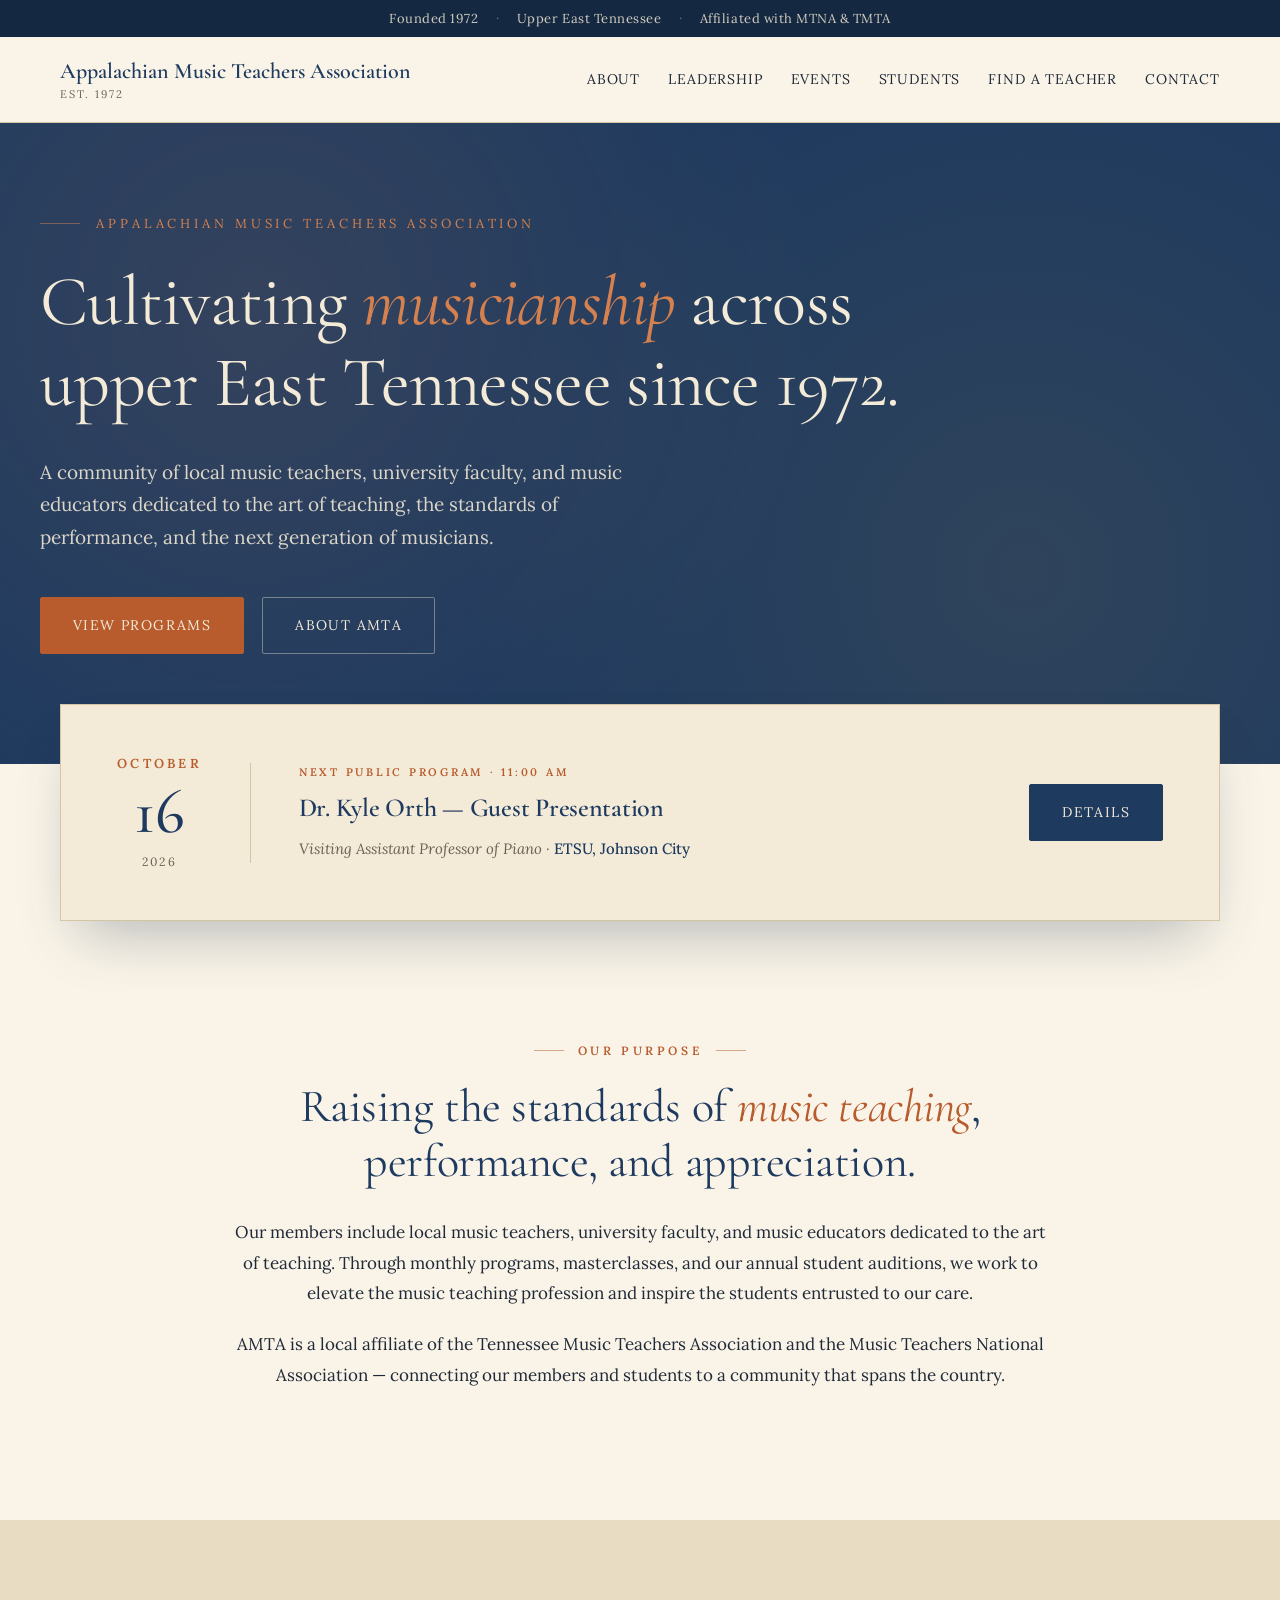
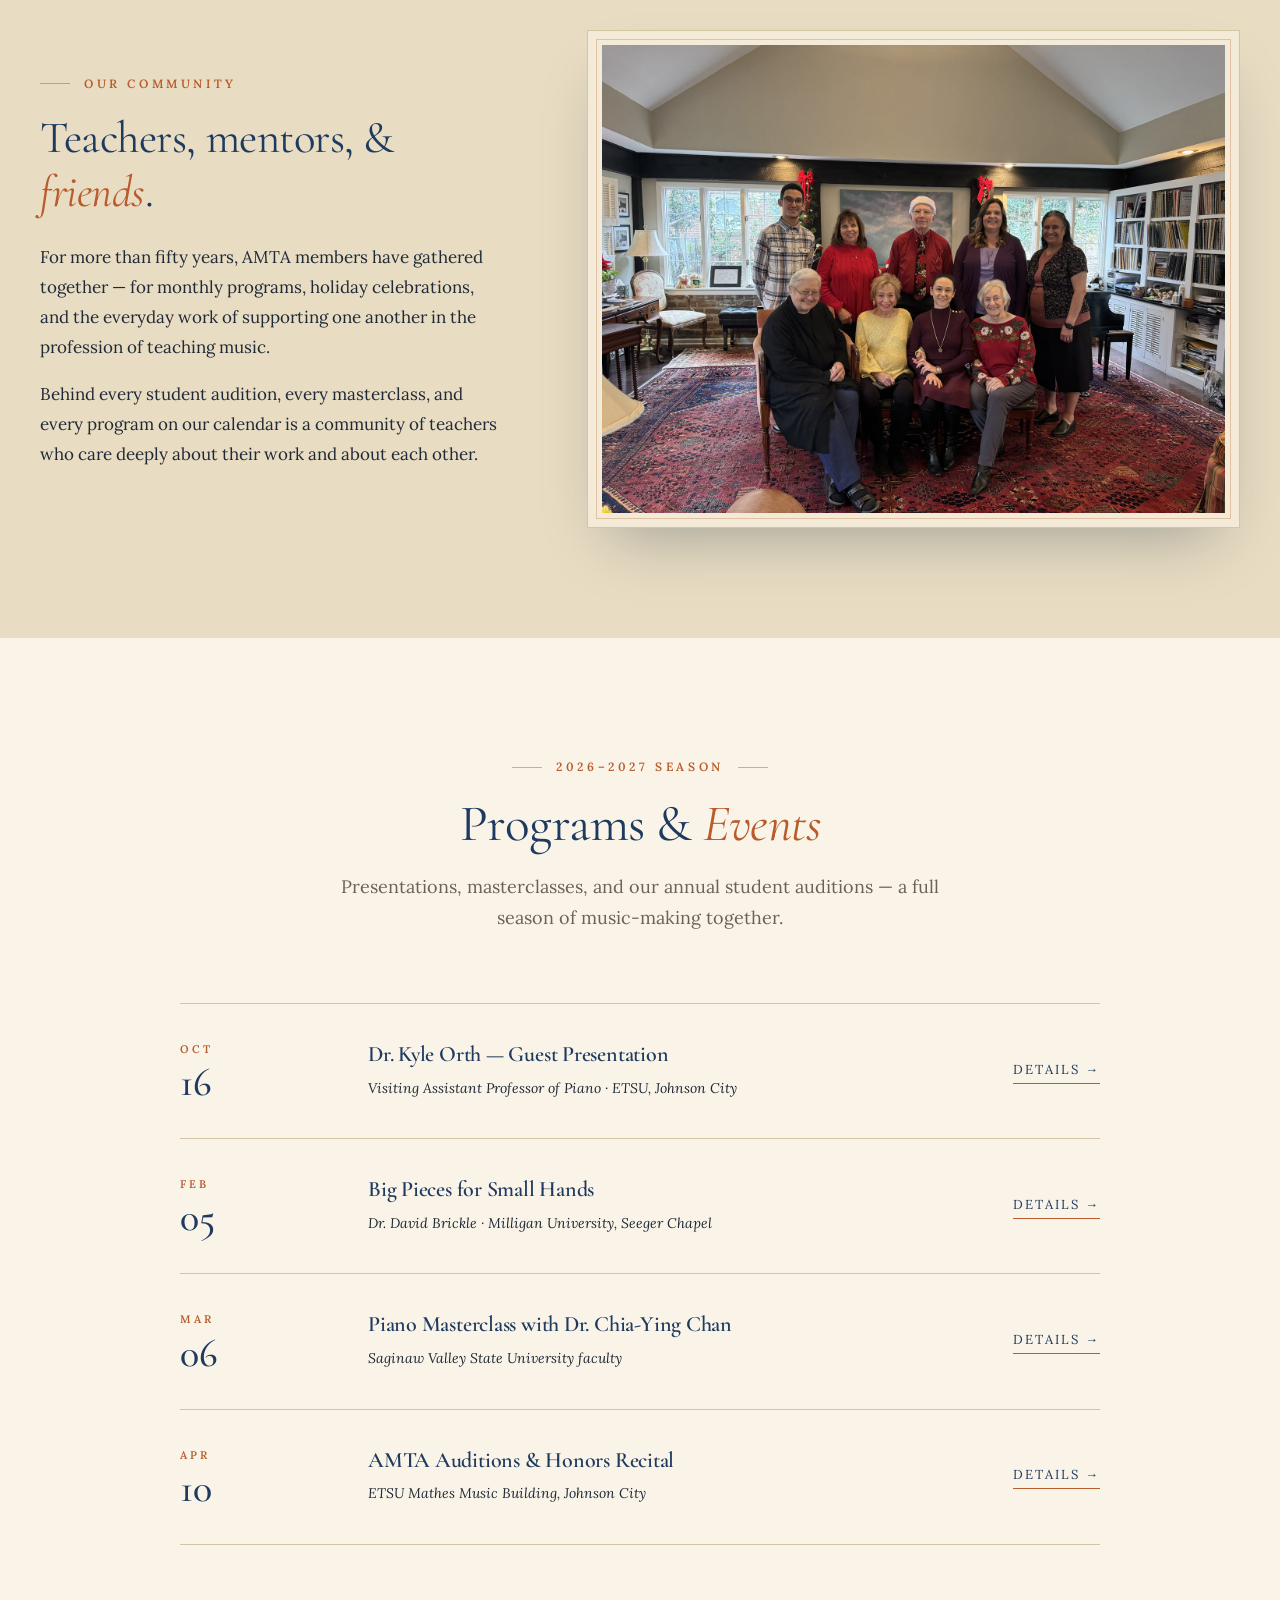
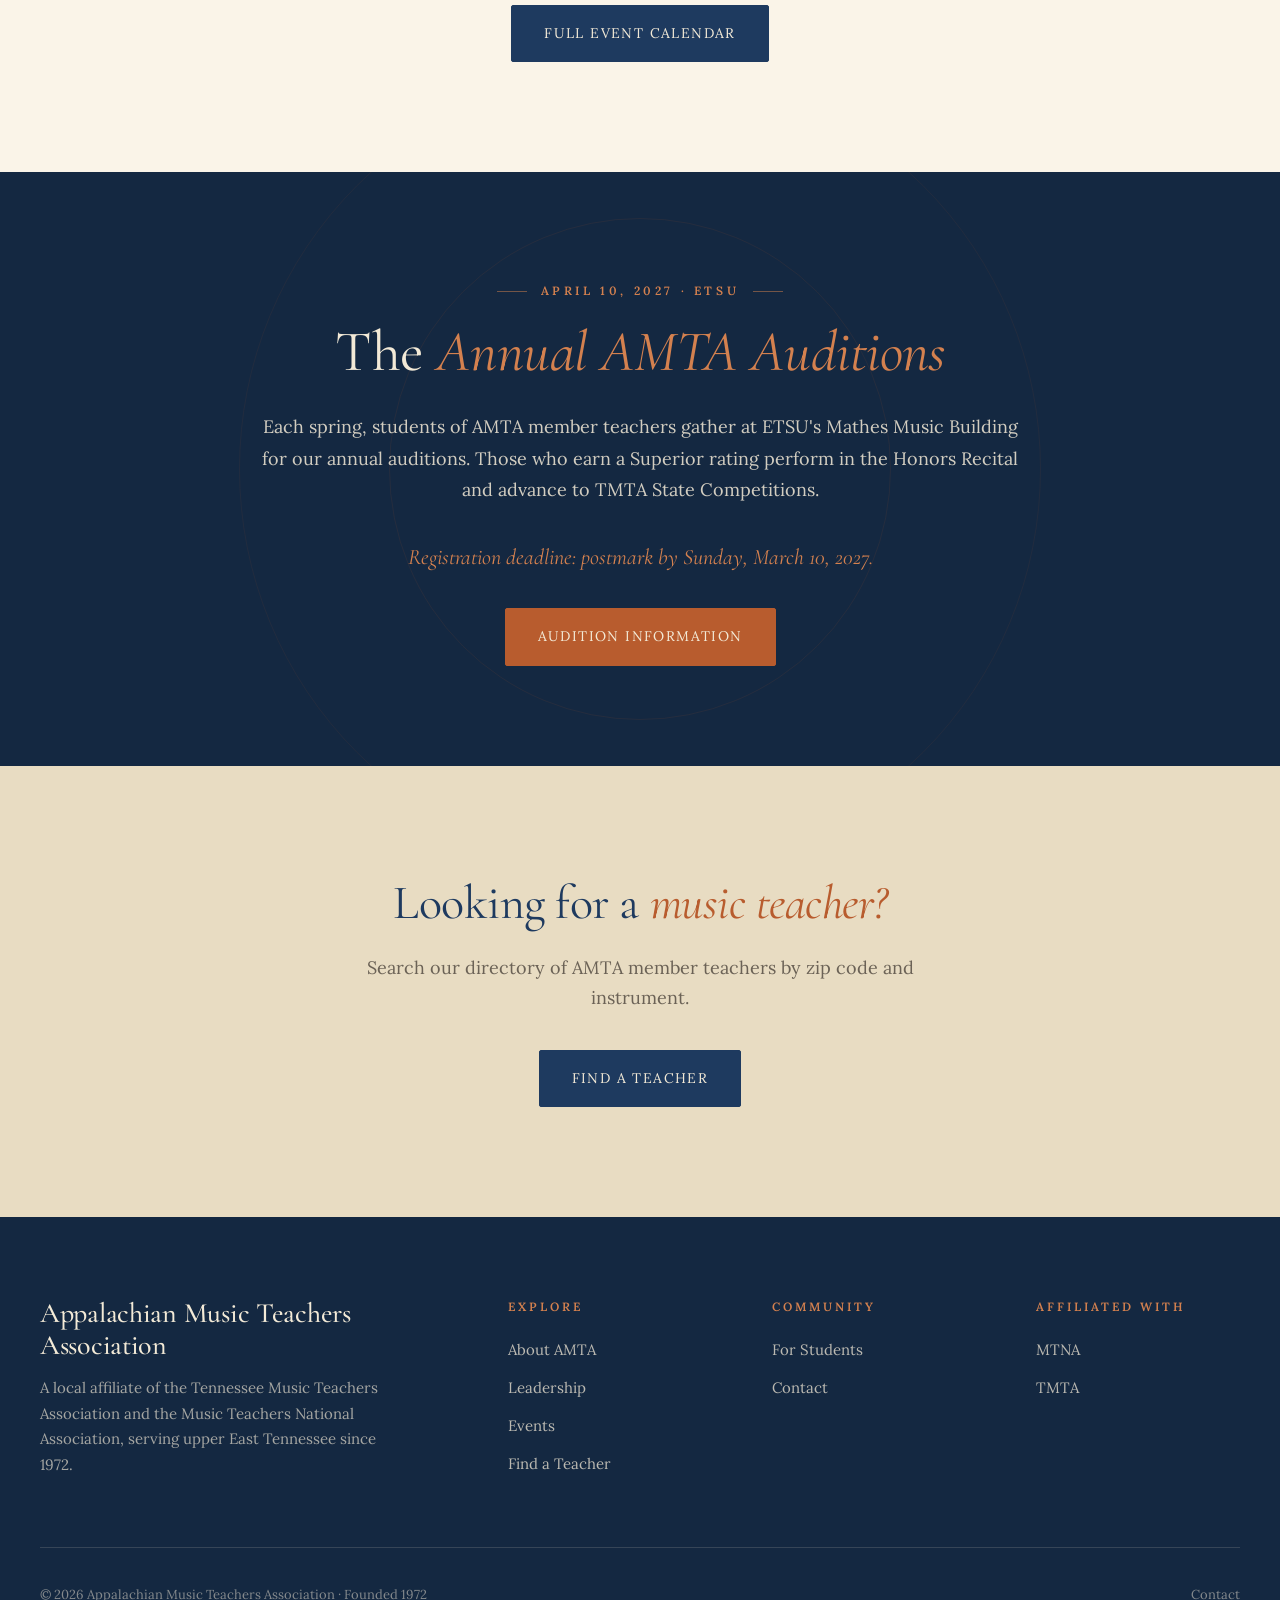
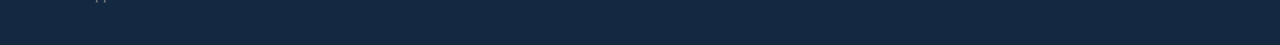
<file: index.html>
<!DOCTYPE html>
<html lang="en">
<head>
<meta charset="UTF-8">
<meta name="viewport" content="width=device-width, initial-scale=1.0">
<title>Appalachian Music Teachers Association</title>
<meta name="description" content="The Appalachian Music Teachers Association (AMTA), founded 1972, serves music teachers and students across upper East Tennessee.">
<link rel="preconnect" href="https://fonts.googleapis.com">
<link rel="preconnect" href="https://fonts.gstatic.com" crossorigin>
<link href="https://fonts.googleapis.com/css2?family=Cormorant+Garamond:ital,wght@0,400;0,500;0,600;0,700;1,400;1,500&family=Lora:ital,wght@0,400;0,500;0,600;1,400&display=swap" rel="stylesheet">
<link rel="stylesheet" href="styles.css">
<style>
.hero {
  background: var(--navy);
  color: var(--cream);
  padding: 90px 40px 110px;
  position: relative;
  overflow: hidden;
}
.hero::before {
  content: '';
  position: absolute;
  inset: 0;
  background-image:
    radial-gradient(circle at 20% 30%, rgba(212, 129, 79, 0.12) 0%, transparent 50%),
    radial-gradient(circle at 80% 70%, rgba(200, 154, 58, 0.10) 0%, transparent 50%);
  pointer-events: none;
}
.hero::after {
  content: '';
  position: absolute;
  bottom: 0; left: 0; right: 0;
  height: 1px;
  background: linear-gradient(to right, transparent, var(--goldenrod-soft), transparent);
  opacity: 0.5;
}
.hero-inner { max-width: 1240px; margin: 0 auto; position: relative; z-index: 1; }
.hero-eyebrow {
  font-family: var(--body);
  font-size: 13px;
  letter-spacing: 0.3em;
  text-transform: uppercase;
  color: var(--orange-soft);
  margin-bottom: 28px;
  display: flex;
  align-items: center;
  gap: 16px;
}
.hero-eyebrow::before {
  content: '';
  flex: 0 0 40px;
  height: 1px;
  background: var(--orange-soft);
  opacity: 0.5;
}
.hero h1 {
  font-size: clamp(2.4rem, 5.5vw, 4.6rem);
  font-weight: 400;
  margin-bottom: 32px;
  max-width: 900px;
}
.hero h1 em { font-style: italic; color: var(--orange-soft); font-weight: 400; }
.hero-lede {
  font-size: 19px;
  line-height: 1.7;
  max-width: 640px;
  color: rgba(243, 234, 215, 0.88);
  margin-bottom: 44px;
}
.hero-actions { display: flex; gap: 18px; flex-wrap: wrap; }

.next-event {
  max-width: 1240px;
  margin: -60px auto 0;
  padding: 0 40px;
  position: relative;
  z-index: 5;
}
.event-card {
  background: var(--cream);
  border: 1px solid var(--rule);
  padding: 48px 56px;
  display: grid;
  grid-template-columns: auto 1px 1fr auto;
  gap: 48px;
  align-items: center;
  box-shadow: 0 30px 60px -20px rgba(20, 40, 65, 0.30);
}
.event-date { text-align: center; flex-shrink: 0; }
.event-date .month {
  font-family: var(--body);
  font-size: 13px;
  letter-spacing: 0.25em;
  text-transform: uppercase;
  color: var(--orange);
  margin-bottom: 6px;
  font-weight: 600;
}
.event-date .day {
  font-family: var(--display);
  font-size: 64px;
  font-weight: 500;
  color: var(--navy);
  line-height: 1;
}
.event-date .year {
  font-family: var(--body);
  font-size: 12px;
  letter-spacing: 0.2em;
  color: var(--muted);
  margin-top: 8px;
}
.event-divider { width: 1px; height: 100px; background: var(--rule); }
.event-content .label {
  font-family: var(--body);
  font-size: 11px;
  letter-spacing: 0.25em;
  text-transform: uppercase;
  color: var(--orange);
  margin-bottom: 10px;
  font-weight: 600;
}
.event-content h3 {
  font-size: 26px;
  color: var(--navy);
  margin-bottom: 12px;
  font-weight: 600;
  line-height: 1.3;
}
.event-content .meta { font-size: 15px; color: var(--muted); font-style: italic; }
.event-content .meta strong { color: var(--navy); font-style: normal; font-weight: 500; }

.about { background: var(--paper); }
.about-inner { max-width: 820px; margin: 0 auto; text-align: center; }
.about-inner .section-eyebrow { justify-content: center; }
.about-inner h2 {
  font-size: clamp(2rem, 3.6vw, 3rem);
  color: var(--navy);
  font-weight: 400;
  margin-bottom: 28px;
  line-height: 1.2;
}
.about-inner h2 em { font-style: italic; color: var(--orange); }
.about-inner p { font-size: 17px; line-height: 1.8; color: var(--ink); margin-bottom: 20px; }
.about-inner p.lede {
  font-size: 20px;
  font-style: italic;
  color: var(--navy);
  margin-bottom: 28px;
  font-family: var(--display);
  font-weight: 500;
}

/* Group photo section */
.community-photo { background: var(--cream-warm); padding: 110px 40px; position: relative; overflow: hidden; }
.community-inner {
  max-width: 1240px;
  margin: 0 auto;
  display: grid;
  grid-template-columns: 1fr 1.4fr;
  gap: 80px;
  align-items: center;
}
.community-text .section-eyebrow { justify-content: flex-start; }
.community-text .section-eyebrow::after { display: none; }
.community-text h2 {
  font-size: clamp(2rem, 3.6vw, 2.8rem);
  color: var(--navy);
  font-weight: 400;
  margin-bottom: 24px;
  line-height: 1.2;
}
.community-text h2 em { font-style: italic; color: var(--orange); }
.community-text p { font-size: 17px; line-height: 1.75; color: var(--ink); margin-bottom: 18px; }
.community-text p.caption {
  font-family: var(--display);
  font-style: italic;
  color: var(--muted);
  font-size: 15px;
  margin-top: 24px;
}
.community-photo-frame {
  position: relative;
  padding: 14px;
  background: var(--cream);
  border: 1px solid var(--rule);
  box-shadow: 0 30px 60px -25px rgba(20, 40, 65, 0.35);
}
.community-photo-frame::before {
  content: '';
  position: absolute;
  inset: 8px;
  border: 1px solid var(--orange);
  opacity: 0.3;
  pointer-events: none;
  z-index: 2;
}
.community-photo-frame img {
  display: block;
  width: 100%;
  height: auto;
  position: relative;
  z-index: 1;
}
@media (max-width: 960px) {
  .community-inner { grid-template-columns: 1fr; gap: 50px; }
  .community-text { text-align: center; }
  .community-text .section-eyebrow { justify-content: center; }
  .community-text .section-eyebrow::after { display: inline-block; }
}

.programs { background: var(--paper); position: relative; }
.programs-list { max-width: 920px; margin: 0 auto; }
.program-row {
  display: grid;
  grid-template-columns: 140px 1fr auto;
  gap: 48px;
  align-items: start;
  padding: 36px 0;
  border-top: 1px solid var(--rule);
  transition: background 0.3s ease;
}
.program-row:last-child { border-bottom: 1px solid var(--rule); }
.program-row:hover { background: rgba(232, 220, 194, 0.35); padding-left: 12px; padding-right: 12px; }
.program-date { font-family: var(--display); }
.program-date .pd-month {
  font-family: var(--body);
  font-size: 11px;
  letter-spacing: 0.25em;
  text-transform: uppercase;
  color: var(--orange);
  margin-bottom: 4px;
  font-weight: 600;
}
.program-date .pd-day { font-size: 40px; font-weight: 500; color: var(--navy); line-height: 1; }
.program-info h4 { font-size: 22px; color: var(--navy); margin-bottom: 8px; font-weight: 600; line-height: 1.3; }
.program-info p { font-size: 15px; color: var(--muted); line-height: 1.6; }
.program-info .presenter { font-style: italic; color: var(--ink); margin-top: 6px; font-size: 14px; }
.program-cta {
  align-self: center;
  font-family: var(--body);
  font-size: 13px;
  letter-spacing: 0.15em;
  text-transform: uppercase;
  color: var(--navy);
  border-bottom: 1px solid var(--orange);
  padding-bottom: 3px;
  white-space: nowrap;
  transition: color 0.2s ease;
}
.program-cta:hover { color: var(--orange); }
.programs-footer { text-align: center; margin-top: 60px; }

.auditions {
  background: var(--navy-deep);
  color: var(--cream);
  padding: 100px 40px;
  position: relative;
  overflow: hidden;
}
.auditions::before, .auditions::after {
  content: '';
  position: absolute;
  top: 50%; left: 50%;
  transform: translate(-50%, -50%);
  border: 1px solid var(--orange);
  border-radius: 50%;
  pointer-events: none;
}
.auditions::before { width: 800px; height: 800px; opacity: 0.08; }
.auditions::after { width: 500px; height: 500px; opacity: 0.10; }
.auditions-inner { max-width: 760px; margin: 0 auto; text-align: center; position: relative; z-index: 1; }
.auditions .section-eyebrow { color: var(--orange-soft); }
.auditions .section-eyebrow::before, .auditions .section-eyebrow::after { background: var(--orange-soft); }
.auditions h2 {
  font-size: clamp(2.2rem, 4.5vw, 3.6rem);
  color: var(--cream);
  font-weight: 400;
  margin-bottom: 26px;
}
.auditions h2 em { font-style: italic; color: var(--orange-soft); }
.auditions p {
  font-size: 18px;
  line-height: 1.75;
  color: rgba(243, 234, 215, 0.85);
  margin-bottom: 16px;
}
.auditions .deadline {
  font-family: var(--display);
  font-style: italic;
  font-size: 22px;
  color: var(--orange-soft);
  margin: 32px 0;
}

.directory-teaser { background: var(--cream-warm); text-align: center; }
.directory-teaser h2 {
  font-size: clamp(2rem, 3.8vw, 3rem);
  color: var(--navy);
  font-weight: 400;
  margin-bottom: 22px;
}
.directory-teaser h2 em { font-style: italic; color: var(--orange); }
.directory-teaser p {
  font-size: 18px;
  color: var(--muted);
  max-width: 580px;
  margin: 0 auto 36px;
  line-height: 1.7;
}

@media (max-width: 960px) {
  .hero { padding: 60px 24px 90px; }
  .next-event { padding: 0 24px; }
  .event-card { grid-template-columns: 1fr; gap: 24px; padding: 36px 28px; text-align: center; }
  .event-divider { display: none; }
  .event-content h3 { font-size: 22px; }
  .program-row { grid-template-columns: 1fr; gap: 12px; padding: 28px 0; }
  .program-row:hover { padding-left: 0; padding-right: 0; }
  .program-date { display: flex; align-items: baseline; gap: 12px; }
  .program-date .pd-day { font-size: 28px; }
  .program-cta { justify-self: start; }
  .auditions { padding: 70px 24px; }
  .auditions::before, .auditions::after { display: none; }
  .community-photo { padding: 70px 24px; }
}
@media (max-width: 540px) {
  .hero-actions { flex-direction: column; }
}
</style>
</head>
<body>

<div class="topbar">
  <span>Founded 1972</span>
  <span class="sep">·</span>
  <span>Upper East Tennessee</span>
  <span class="sep">·</span>
  <span>Affiliated with MTNA &amp; TMTA</span>
</div>

<header class="header">
  <div class="header-inner">
    <a href="index.html" class="brand">
      <div class="brand-text">
        <span class="full">Appalachian Music Teachers Association</span>
        <span class="sub">Est. 1972</span>
      </div>
    </a>
    <button class="menu-toggle" aria-label="Toggle menu" onclick="document.querySelector('nav.primary').classList.toggle('open')">
      <svg fill="none" stroke="currentColor" stroke-width="1.5" viewBox="0 0 24 24"><path stroke-linecap="round" d="M3.75 6.75h16.5M3.75 12h16.5m-16.5 5.25h16.5"/></svg>
    </button>
    <nav class="primary">
      <a href="about.html">About</a>
      <a href="executive-committee.html">Leadership</a>
      <a href="events.html">Events</a>
      <a href="for-students.html">Students</a>
      <a href="resources.html">Find a Teacher</a>
      <a href="contact.html">Contact</a>
    </nav>
  </div>
</header>

<section class="hero">
  <div class="hero-inner">
    <div class="hero-eyebrow anim-1">Appalachian Music Teachers Association</div>
    <h1 class="anim-2">Cultivating <em>musicianship</em> across upper East Tennessee since 1972.</h1>
    <p class="hero-lede anim-3">A community of local music teachers, university faculty, and music educators dedicated to the art of teaching, the standards of performance, and the next generation of musicians.</p>
    <div class="hero-actions anim-4">
      <a href="events.html" class="btn btn-primary">View Programs</a>
      <a href="about.html" class="btn btn-ghost">About AMTA</a>
    </div>
  </div>
</section>

<div class="next-event">
  <div class="event-card anim-5">
    <div class="event-date">
      <div class="month">October</div>
      <div class="day">16</div>
      <div class="year">2026</div>
    </div>
    <div class="event-divider"></div>
    <div class="event-content">
      <div class="label">Next Public Program · 11:00 AM</div>
      <h3>Dr. Kyle Orth — Guest Presentation</h3>
      <p class="meta">Visiting Assistant Professor of Piano · <strong>ETSU, Johnson City</strong></p>
    </div>
    <a href="events.html" class="btn btn-dark">Details</a>
  </div>
</div>

<section class="about" id="about">
  <div class="about-inner">
    <div class="section-eyebrow">Our Purpose</div>
    <h2>Raising the standards of <em>music teaching</em>, performance, and appreciation.</h2>
    <p class="lede"></p>
    <p>Our members include local music teachers, university faculty, and music educators dedicated to the art of teaching. Through monthly programs, masterclasses, and our annual student auditions, we work to elevate the music teaching profession and inspire the students entrusted to our care.</p>
    <p>AMTA is a local affiliate of the Tennessee Music Teachers Association and the Music Teachers National Association — connecting our members and students to a community that spans the country.</p>
  </div>
</section>

<section class="community-photo">
  <div class="community-inner">
    <div class="community-text">
      <div class="section-eyebrow">Our Community</div>
      <h2>Teachers, mentors, &amp; <em>friends</em>.</h2>
      <p>For more than fifty years, AMTA members have gathered together — for monthly programs, holiday celebrations, and the everyday work of supporting one another in the profession of teaching music.</p>
      <p>Behind every student audition, every masterclass, and every program on our calendar is a community of teachers who care deeply about their work and about each other.</p>
      <p class="caption"></p>
    </div>
    <div class="community-photo-frame">
      <img src="images/amta-group.jpg" alt="Members of the Appalachian Music Teachers Association gathered together" loading="lazy">
    </div>
  </div>
</section>

<section class="programs" id="programs">
  <div class="container">
    <div class="section-head">
      <div class="section-eyebrow">2026–2027 Season</div>
      <h2>Programs &amp; <em>Events</em></h2>
      <p>Presentations, masterclasses, and our annual student auditions — a full season of music-making together.</p>
    </div>
    <div class="programs-list">

      <div class="program-row">
        <div class="program-date">
          <div class="pd-month">Oct</div>
          <div class="pd-day">16</div>
        </div>
        <div class="program-info">
          <h4>Dr. Kyle Orth — Guest Presentation</h4>
          <p class="presenter">Visiting Assistant Professor of Piano · ETSU, Johnson City</p>
        </div>
        <a href="events.html" class="program-cta">Details →</a>
      </div>

      <div class="program-row">
        <div class="program-date">
          <div class="pd-month">Feb</div>
          <div class="pd-day">05</div>
        </div>
        <div class="program-info">
          <h4>Big Pieces for Small Hands</h4>
          <p class="presenter">Dr. David Brickle · Milligan University, Seeger Chapel</p>
        </div>
        <a href="events.html" class="program-cta">Details →</a>
      </div>

      <div class="program-row">
        <div class="program-date">
          <div class="pd-month">Mar</div>
          <div class="pd-day">06</div>
        </div>
        <div class="program-info">
          <h4>Piano Masterclass with Dr. Chia-Ying Chan</h4>
          <p class="presenter">Saginaw Valley State University faculty</p>
        </div>
        <a href="events.html" class="program-cta">Details →</a>
      </div>

      <div class="program-row">
        <div class="program-date">
          <div class="pd-month">Apr</div>
          <div class="pd-day">10</div>
        </div>
        <div class="program-info">
          <h4>AMTA Auditions &amp; Honors Recital</h4>
          <p class="presenter">ETSU Mathes Music Building, Johnson City</p>
        </div>
        <a href="events.html" class="program-cta">Details →</a>
      </div>

    </div>
    <div class="programs-footer">
      <a href="events.html" class="btn btn-dark">Full Event Calendar</a>
    </div>
  </div>
</section>

<section class="auditions">
  <div class="auditions-inner">
    <div class="section-eyebrow">April 10, 2027 · ETSU</div>
    <h2>The <em>Annual AMTA Auditions</em></h2>
    <p>Each spring, students of AMTA member teachers gather at ETSU's Mathes Music Building for our annual auditions. Those who earn a Superior rating perform in the Honors Recital and advance to TMTA State Competitions.</p>
    <p class="deadline">Registration deadline: postmark by Sunday, March 10, 2027.</p>
    <a href="for-students.html" class="btn btn-primary">Audition Information</a>
  </div>
</section>

<section class="directory-teaser">
  <div class="container">
    <h2>Looking for a <em>music teacher?</em></h2>
    <p>Search our directory of AMTA member teachers by zip code and instrument.</p>
    <a href="resources.html" class="btn btn-dark">Find a Teacher</a>
  </div>
</section>

<footer>
  <div class="footer-inner">
    <div class="footer-grid">
      <div class="footer-brand">
        <h4>Appalachian Music Teachers Association</h4>
        <p>A local affiliate of the Tennessee Music Teachers Association and the Music Teachers National Association, serving upper East Tennessee since 1972.</p>
      </div>
      <div class="footer-col">
        <h5>Explore</h5>
        <ul>
          <li><a href="about.html">About AMTA</a></li>
          <li><a href="executive-committee.html">Leadership</a></li>
          <li><a href="events.html">Events</a></li>
          <li><a href="resources.html">Find a Teacher</a></li>
        </ul>
      </div>
      <div class="footer-col">
        <h5>Community</h5>
        <ul>
          <li><a href="for-students.html">For Students</a></li>
          <li><a href="contact.html">Contact</a></li>
        </ul>
      </div>
      <div class="footer-col">
        <h5>Affiliated With</h5>
        <ul>
          <li><a href="https://www.mtna.org" target="_blank" rel="noopener">MTNA</a></li>
          <li><a href="https://www.tnmta.org" target="_blank" rel="noopener">TMTA</a></li>
        </ul>
      </div>
    </div>
    <div class="footer-base">
      <span>© 2026 Appalachian Music Teachers Association · Founded 1972</span>
      <div class="affiliations">
        <a href="contact.html">Contact</a>
      </div>
    </div>
  </div>
</footer>

</body>
</html>
</file>
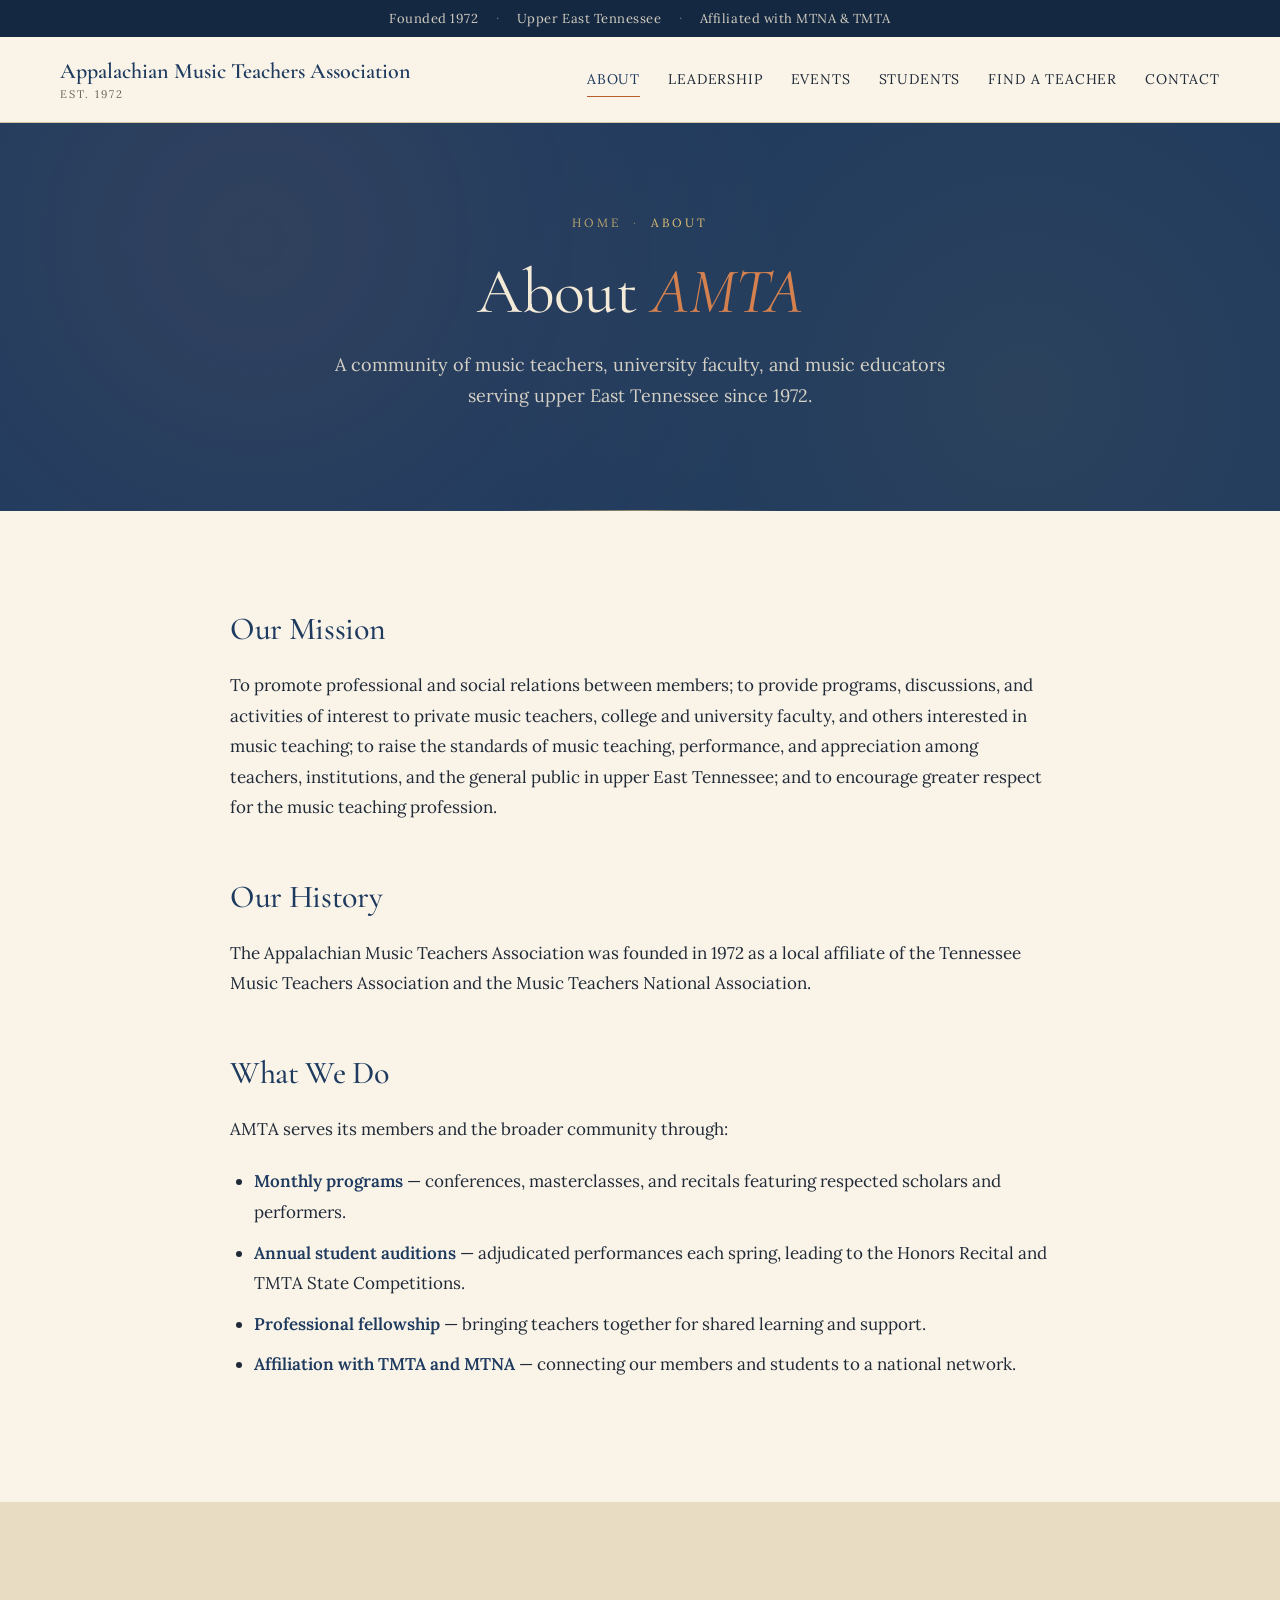
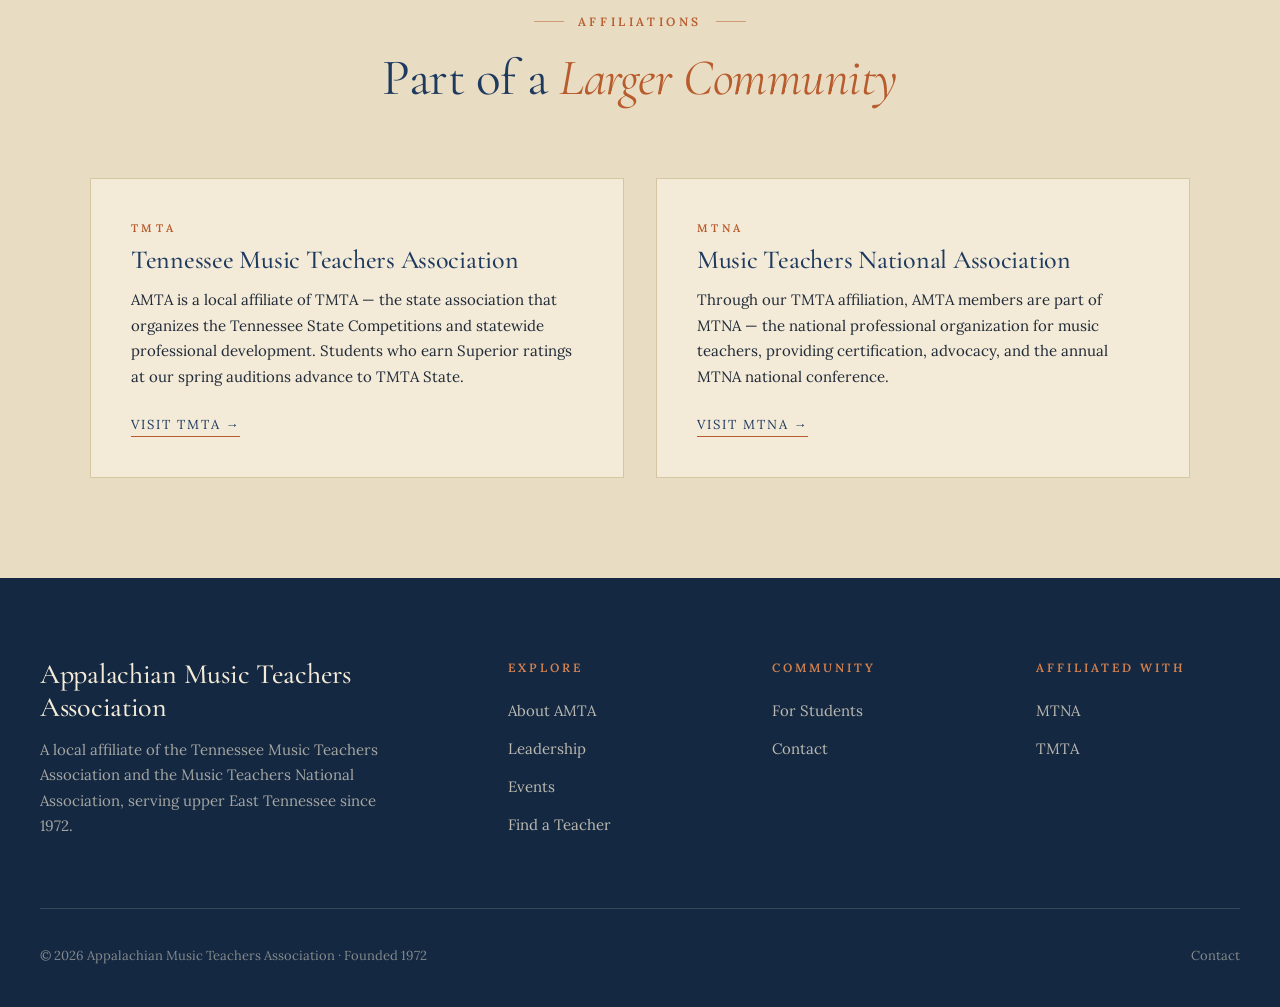
<file: about.html>
<!DOCTYPE html>
<html lang="en">
<head>
<meta charset="UTF-8">
<meta name="viewport" content="width=device-width, initial-scale=1.0">
<title>About · Appalachian Music Teachers Association</title>
<link rel="preconnect" href="https://fonts.googleapis.com">
<link rel="preconnect" href="https://fonts.gstatic.com" crossorigin>
<link href="https://fonts.googleapis.com/css2?family=Cormorant+Garamond:ital,wght@0,400;0,500;0,600;0,700;1,400;1,500&family=Lora:ital,wght@0,400;0,500;0,600;1,400&display=swap" rel="stylesheet">
<link rel="stylesheet" href="styles.css">
<style>
.content-section { background: var(--paper); padding: 100px 40px; }
.content-section.alt { background: var(--cream-warm); }
.content-narrow { max-width: 820px; margin: 0 auto; }

.affiliations-grid {
  max-width: 1100px;
  margin: 0 auto;
  display: grid;
  grid-template-columns: 1fr 1fr;
  gap: 32px;
}
.aff-card {
  background: var(--cream);
  border: 1px solid var(--rule);
  padding: 40px;
  position: relative;
}
.aff-card .acronym {
  font-family: var(--body);
  font-size: 11px;
  letter-spacing: 0.3em;
  text-transform: uppercase;
  color: var(--orange);
  margin-bottom: 8px;
  font-weight: 600;
}
.aff-card h3 {
  font-size: 26px;
  color: var(--navy);
  margin-bottom: 12px;
  font-weight: 500;
}
.aff-card p { font-size: 15px; line-height: 1.7; color: var(--ink); margin-bottom: 20px; }
.aff-card a {
  font-family: var(--body);
  font-size: 13px;
  letter-spacing: 0.15em;
  text-transform: uppercase;
  color: var(--navy);
  border-bottom: 1px solid var(--orange);
  padding-bottom: 3px;
}
.aff-card a:hover { color: var(--orange); }

@media (max-width: 760px) {
  .affiliations-grid { grid-template-columns: 1fr; }
  .content-section { padding: 60px 24px; }
}
</style>
</head>
<body>

<div class="topbar">
  <span>Founded 1972</span>
  <span class="sep">·</span>
  <span>Upper East Tennessee</span>
  <span class="sep">·</span>
  <span>Affiliated with MTNA &amp; TMTA</span>
</div>

<header class="header">
  <div class="header-inner">
    <a href="index.html" class="brand">
      <div class="brand-text">
        <span class="full">Appalachian Music Teachers Association</span>
        <span class="sub">Est. 1972</span>
      </div>
    </a>
    <button class="menu-toggle" aria-label="Toggle menu" onclick="document.querySelector('nav.primary').classList.toggle('open')">
      <svg fill="none" stroke="currentColor" stroke-width="1.5" viewBox="0 0 24 24"><path stroke-linecap="round" d="M3.75 6.75h16.5M3.75 12h16.5m-16.5 5.25h16.5"/></svg>
    </button>
    <nav class="primary">
      <a href="about.html" class="active">About</a>
      <a href="executive-committee.html">Leadership</a>
      <a href="events.html">Events</a>
      <a href="for-students.html">Students</a>
      <a href="resources.html">Find a Teacher</a>
      <a href="contact.html">Contact</a>
    </nav>
  </div>
</header>

<section class="page-header">
  <div class="page-header-inner">
    <div class="breadcrumb">
      <a href="index.html">Home</a><span class="sep">·</span><span>About</span>
    </div>
    <h1>About <em>AMTA</em></h1>
    <p>A community of music teachers, university faculty, and music educators serving upper East Tennessee since 1972.</p>
  </div>
</section>

<section class="content-section">
  <div class="content-narrow">
    <div class="prose">
      <h2>Our Mission</h2>
      <blockquote>To promote professional and social relations between members; to provide programs, discussions, and activities of interest to private music teachers, college and university faculty, and others interested in music teaching; to raise the standards of music teaching, performance, and appreciation among teachers, institutions, and the general public in upper East Tennessee; and to encourage greater respect for the music teaching profession.</blockquote>

      <h2>Our History</h2>
      <p>The Appalachian Music Teachers Association was founded in 1972 as a local affiliate of the Tennessee Music Teachers Association and the Music Teachers National Association.</p>

      <h2>What We Do</h2>
      <p>AMTA serves its members and the broader community through:</p>
      <ul>
        <li><strong>Monthly programs</strong> — conferences, masterclasses, and recitals featuring respected scholars and performers.</li>
        <li><strong>Annual student auditions</strong> — adjudicated performances each spring, leading to the Honors Recital and TMTA State Competitions.</li>
        <li><strong>Professional fellowship</strong> — bringing teachers together for shared learning and support.</li>
        <li><strong>Affiliation with TMTA and MTNA</strong> — connecting our members and students to a national network.</li>
      </ul>
    </div>
  </div>
</section>

<section class="content-section alt">
  <div class="content-narrow">
    <div class="section-head">
      <div class="section-eyebrow">Affiliations</div>
      <h2>Part of a <em>Larger Community</em></h2>
    </div>
  </div>
  <div class="affiliations-grid">
    <div class="aff-card">
      <div class="acronym">TMTA</div>
      <h3>Tennessee Music Teachers Association</h3>
      <p>AMTA is a local affiliate of TMTA — the state association that organizes the Tennessee State Competitions and statewide professional development. Students who earn Superior ratings at our spring auditions advance to TMTA State.</p>
      <a href="https://www.tnmta.org" target="_blank" rel="noopener">Visit TMTA →</a>
    </div>
    <div class="aff-card">
      <div class="acronym">MTNA</div>
      <h3>Music Teachers National Association</h3>
      <p>Through our TMTA affiliation, AMTA members are part of MTNA — the national professional organization for music teachers, providing certification, advocacy, and the annual MTNA national conference.</p>
      <a href="https://www.mtna.org" target="_blank" rel="noopener">Visit MTNA →</a>
    </div>
  </div>
</section>

<footer>
  <div class="footer-inner">
    <div class="footer-grid">
      <div class="footer-brand">
        <h4>Appalachian Music Teachers Association</h4>
        <p>A local affiliate of the Tennessee Music Teachers Association and the Music Teachers National Association, serving upper East Tennessee since 1972.</p>
      </div>
      <div class="footer-col">
        <h5>Explore</h5>
        <ul>
          <li><a href="about.html">About AMTA</a></li>
          <li><a href="executive-committee.html">Leadership</a></li>
          <li><a href="events.html">Events</a></li>
          <li><a href="resources.html">Find a Teacher</a></li>
        </ul>
      </div>
      <div class="footer-col">
        <h5>Community</h5>
        <ul>
          <li><a href="for-students.html">For Students</a></li>
          <li><a href="contact.html">Contact</a></li>
        </ul>
      </div>
      <div class="footer-col">
        <h5>Affiliated With</h5>
        <ul>
          <li><a href="https://www.mtna.org" target="_blank" rel="noopener">MTNA</a></li>
          <li><a href="https://www.tnmta.org" target="_blank" rel="noopener">TMTA</a></li>
        </ul>
      </div>
    </div>
    <div class="footer-base">
      <span>© 2026 Appalachian Music Teachers Association · Founded 1972</span>
      <div class="affiliations">
        <a href="contact.html">Contact</a>
      </div>
    </div>
  </div>
</footer>

</body>
</html>
</file>
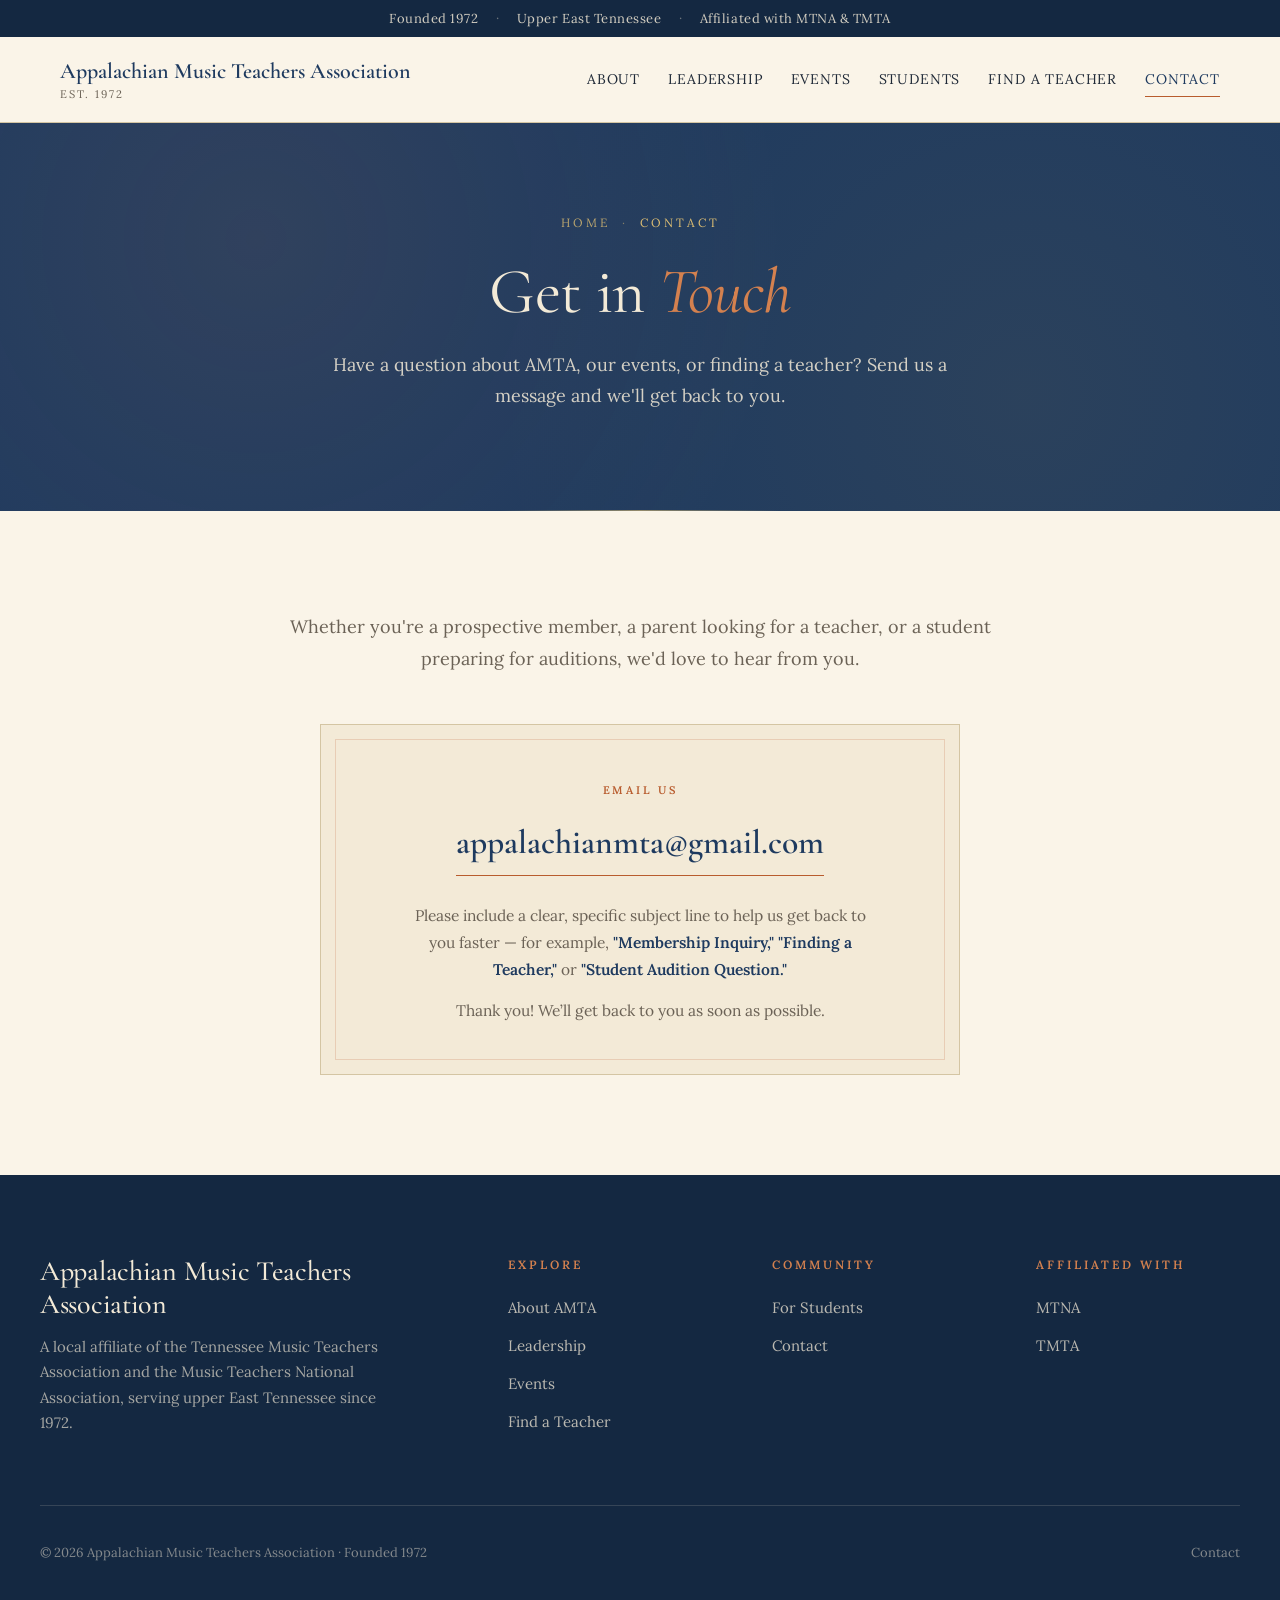
<file: contact.html>
<!DOCTYPE html>
<html lang="en">
<head>
<meta charset="UTF-8">
<meta name="viewport" content="width=device-width, initial-scale=1.0">
<title>Contact · Appalachian Music Teachers Association</title>
<link rel="preconnect" href="https://fonts.googleapis.com">
<link rel="preconnect" href="https://fonts.gstatic.com" crossorigin>
<link href="https://fonts.googleapis.com/css2?family=Cormorant+Garamond:ital,wght@0,400;0,500;0,600;0,700;1,400;1,500&family=Lora:ital,wght@0,400;0,500;0,600;1,400&display=swap" rel="stylesheet">
<link rel="stylesheet" href="styles.css">
<style>
.contact-section { background: var(--paper); padding: 100px 40px; }
.contact-intro { max-width: 720px; margin: 0 auto 50px; text-align: center; }
.contact-intro p {
  font-size: 18px;
  line-height: 1.75;
  color: var(--muted);
}

.contact-card {
  max-width: 640px;
  margin: 0 auto;
  background: var(--cream);
  border: 1px solid var(--rule);
  padding: 56px 56px 50px;
  position: relative;
  text-align: center;
}
.contact-card::before {
  content: '';
  position: absolute;
  top: 14px; left: 14px; right: 14px; bottom: 14px;
  border: 1px solid var(--orange);
  opacity: 0.20;
  pointer-events: none;
}
.contact-card > * { position: relative; z-index: 1; }

.contact-card .tag {
  font-family: var(--body);
  font-size: 11px;
  letter-spacing: 0.25em;
  text-transform: uppercase;
  color: var(--orange);
  font-weight: 600;
  margin-bottom: 16px;
}
.contact-email {
  font-family: var(--display);
  font-size: clamp(1.6rem, 3vw, 2.1rem);
  color: var(--navy);
  font-weight: 600;
  text-decoration: none;
  border-bottom: 1px solid var(--orange);
  padding-bottom: 4px;
  display: inline-block;
  margin-bottom: 26px;
  word-break: break-word;
}
.contact-email:hover { color: var(--orange); }

.contact-card p {
  font-size: 15.5px;
  line-height: 1.75;
  color: var(--muted);
  max-width: 480px;
  margin: 0 auto 14px;
}
.contact-card p:last-of-type { margin-bottom: 0; }
.contact-card p strong { color: var(--navy); font-weight: 600; }

@media (max-width: 640px) {
  .contact-card { padding: 42px 28px; }
  .contact-section { padding: 60px 24px; }
}
</style>
</head>
<body>

<div class="topbar">
  <span>Founded 1972</span>
  <span class="sep">·</span>
  <span>Upper East Tennessee</span>
  <span class="sep">·</span>
  <span>Affiliated with MTNA &amp; TMTA</span>
</div>

<header class="header">
  <div class="header-inner">
    <a href="index.html" class="brand">
      <div class="brand-text">
        <span class="full">Appalachian Music Teachers Association</span>
        <span class="sub">Est. 1972</span>
      </div>
    </a>
    <button class="menu-toggle" aria-label="Toggle menu" onclick="document.querySelector('nav.primary').classList.toggle('open')">
      <svg fill="none" stroke="currentColor" stroke-width="1.5" viewBox="0 0 24 24"><path stroke-linecap="round" d="M3.75 6.75h16.5M3.75 12h16.5m-16.5 5.25h16.5"/></svg>
    </button>
    <nav class="primary">
      <a href="about.html">About</a>
      <a href="executive-committee.html">Leadership</a>
      <a href="events.html">Events</a>
      <a href="for-students.html">Students</a>
      <a href="resources.html">Find a Teacher</a>
      <a href="contact.html" class="active">Contact</a>
    </nav>
  </div>
</header>

<section class="page-header">
  <div class="page-header-inner">
    <div class="breadcrumb">
      <a href="index.html">Home</a><span class="sep">·</span><span>Contact</span>
    </div>
    <h1>Get in <em>Touch</em></h1>
    <p>Have a question about AMTA, our events, or finding a teacher? Send us a message and we'll get back to you.</p>
  </div>
</section>

<section class="contact-section">
  <div class="contact-intro">
    <p>Whether you're a prospective member, a parent looking for a teacher, or a student preparing for auditions, we'd love to hear from you.</p>
  </div>

  <div class="contact-card">
    <div class="tag">Email Us</div>
    <a class="contact-email" href="mailto:appalachianmta@gmail.com">appalachianmta@gmail.com</a>
    <p>Please include a clear, specific subject line to help us get back to you faster — for example, <strong>"Membership Inquiry,"</strong> <strong>"Finding a Teacher,"</strong> or <strong>"Student Audition Question."</strong></p>
    <p>Thank you! We’ll get back to you as soon as possible.</p>
  </div>
</section>

<footer>
  <div class="footer-inner">
    <div class="footer-grid">
      <div class="footer-brand">
        <h4>Appalachian Music Teachers Association</h4>
        <p>A local affiliate of the Tennessee Music Teachers Association and the Music Teachers National Association, serving upper East Tennessee since 1972.</p>
      </div>
      <div class="footer-col">
        <h5>Explore</h5>
        <ul>
          <li><a href="about.html">About AMTA</a></li>
          <li><a href="executive-committee.html">Leadership</a></li>
          <li><a href="events.html">Events</a></li>
          <li><a href="resources.html">Find a Teacher</a></li>
        </ul>
      </div>
      <div class="footer-col">
        <h5>Community</h5>
        <ul>
          <li><a href="for-students.html">For Students</a></li>
          <li><a href="contact.html">Contact</a></li>
        </ul>
      </div>
      <div class="footer-col">
        <h5>Affiliated With</h5>
        <ul>
          <li><a href="https://www.mtna.org" target="_blank" rel="noopener">MTNA</a></li>
          <li><a href="https://www.tnmta.org" target="_blank" rel="noopener">TMTA</a></li>
        </ul>
      </div>
    </div>
    <div class="footer-base">
      <span>© 2026 Appalachian Music Teachers Association · Founded 1972</span>
      <div class="affiliations">
        <a href="contact.html">Contact</a>
      </div>
    </div>
  </div>
</footer>

</body>
</html>
</file>
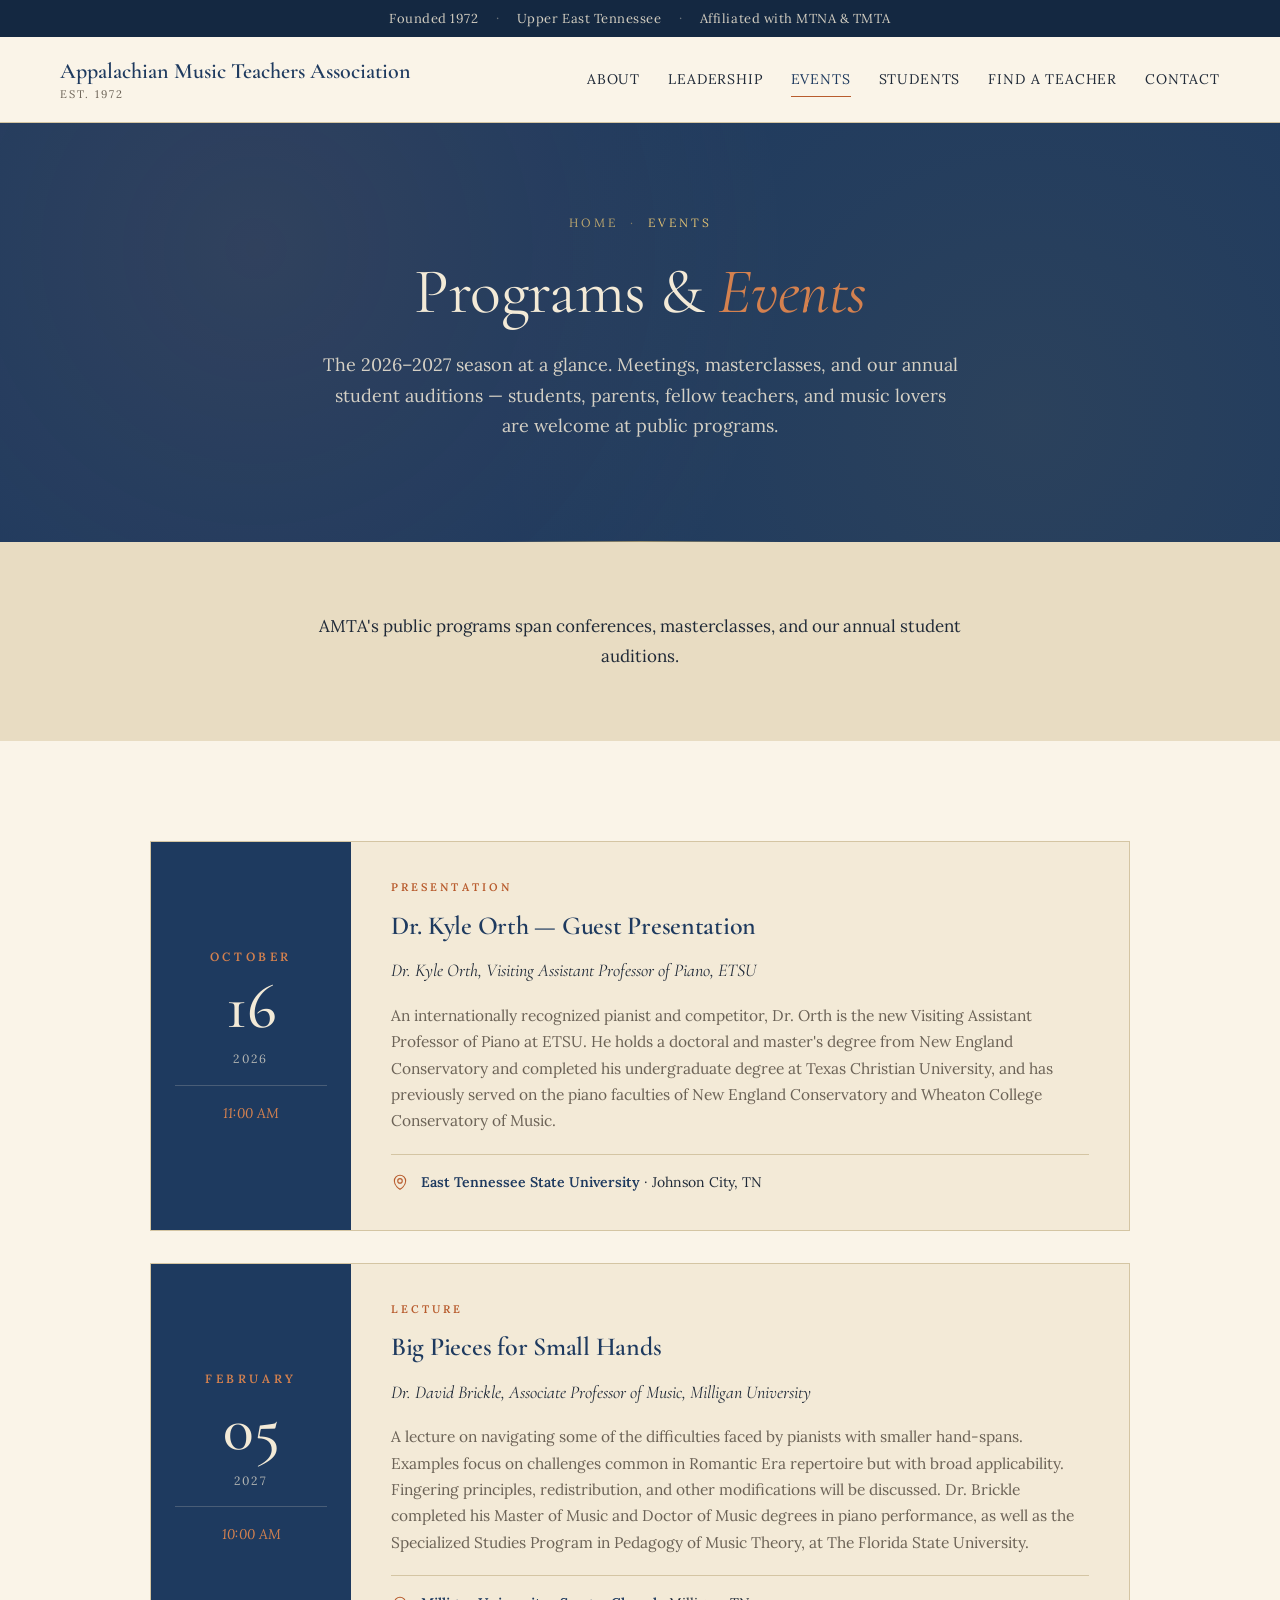
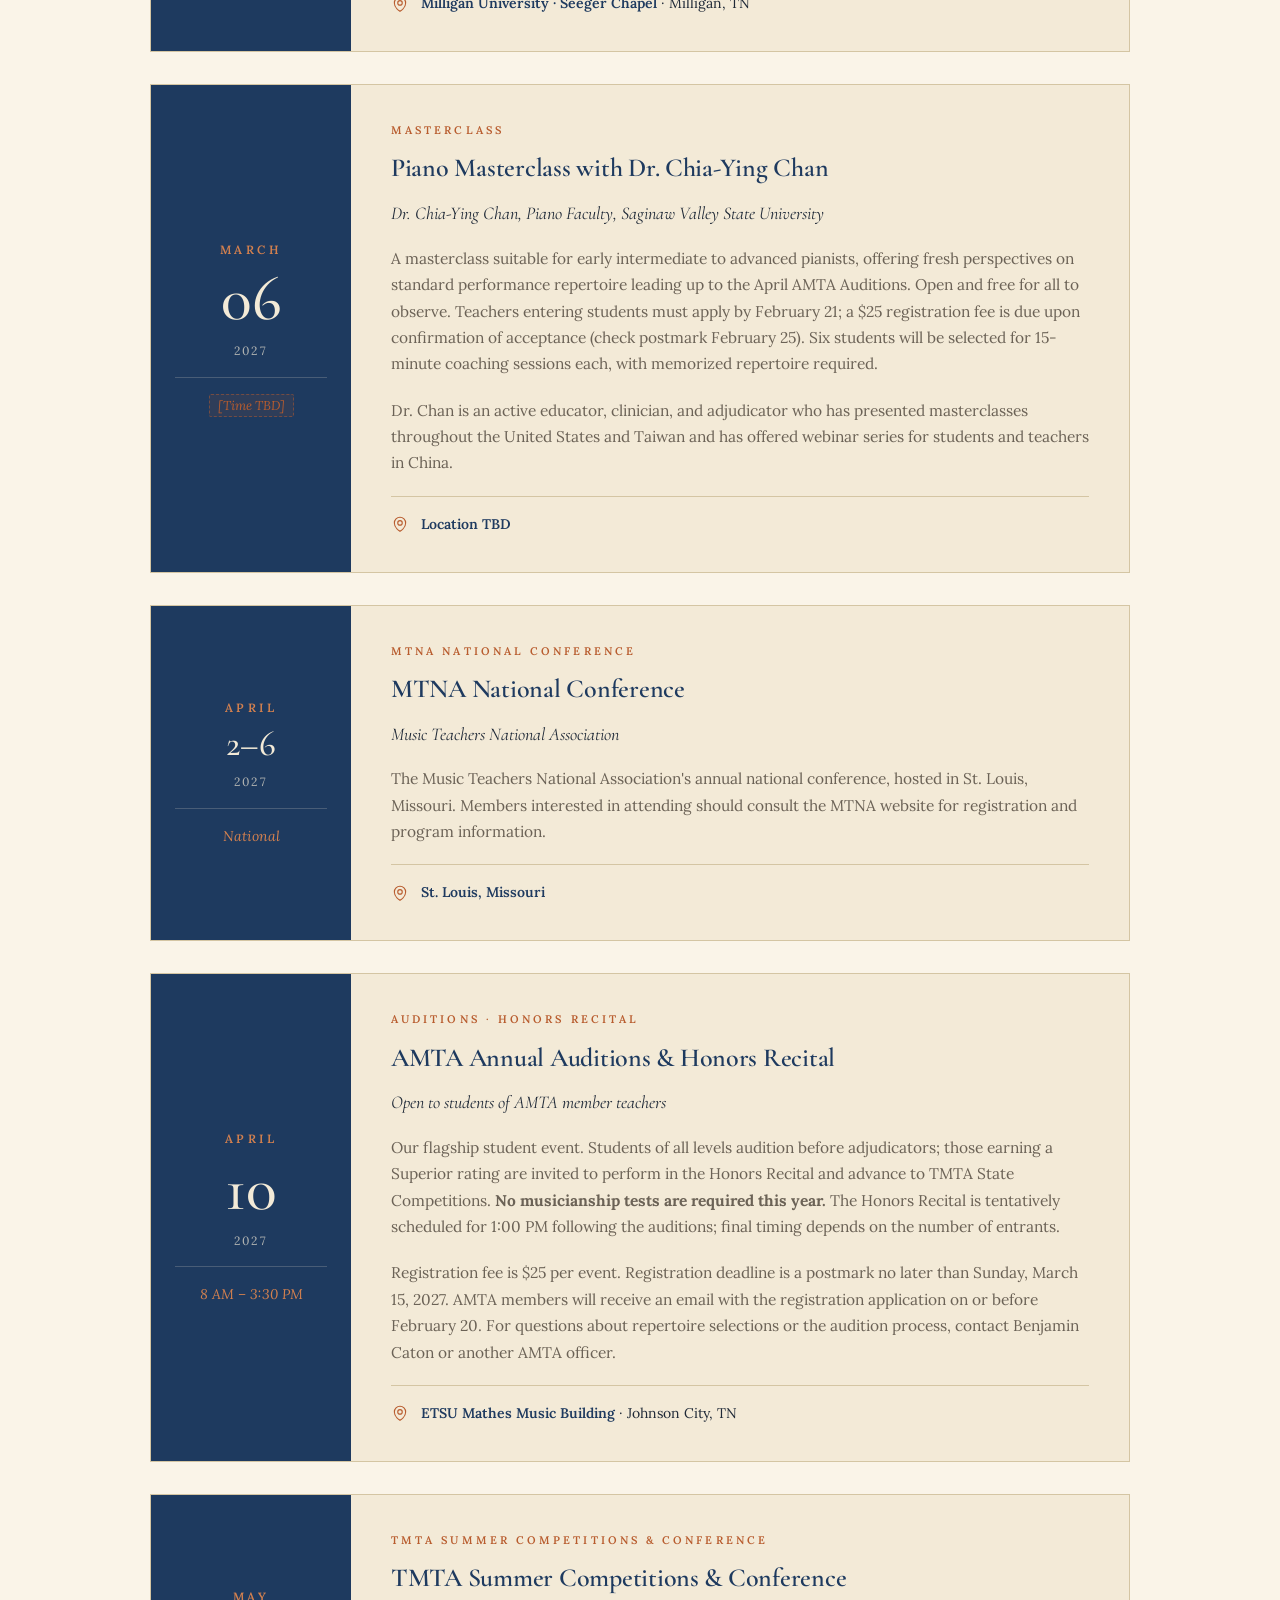
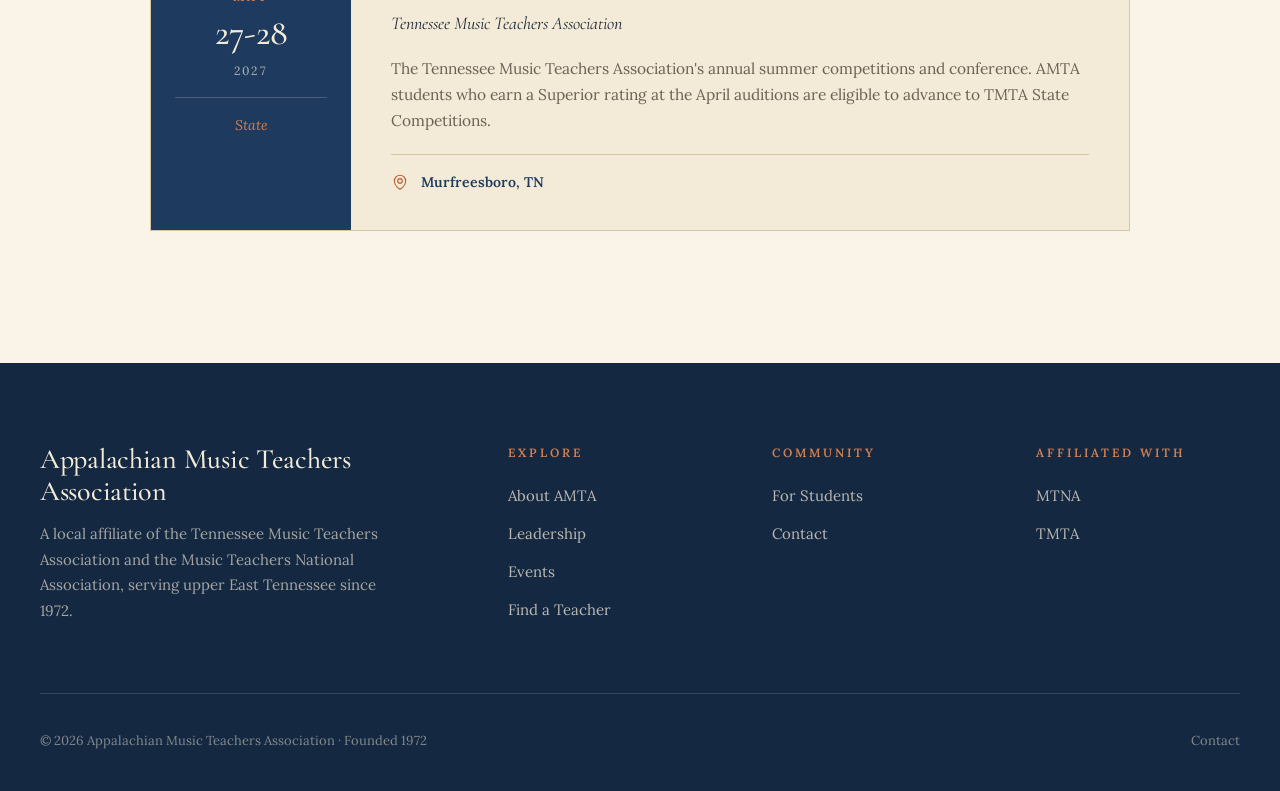
<file: events.html>
<!DOCTYPE html>
<html lang="en">
<head>
<meta charset="UTF-8">
<meta name="viewport" content="width=device-width, initial-scale=1.0">
<title>Events · Appalachian Music Teachers Association</title>
<link rel="preconnect" href="https://fonts.googleapis.com">
<link rel="preconnect" href="https://fonts.gstatic.com" crossorigin>
<link href="https://fonts.googleapis.com/css2?family=Cormorant+Garamond:ital,wght@0,400;0,500;0,600;0,700;1,400;1,500&family=Lora:ital,wght@0,400;0,500;0,600;1,400&display=swap" rel="stylesheet">
<link rel="stylesheet" href="styles.css">
<style>
.events-section { background: var(--paper); padding: 100px 40px; }
.events-list { max-width: 980px; margin: 0 auto; }

.event-detail {
  background: var(--cream);
  border: 1px solid var(--rule);
  display: grid;
  grid-template-columns: 200px 1fr;
  margin-bottom: 32px;
  transition: box-shadow 0.3s ease, transform 0.3s ease;
}
.event-detail:hover {
  box-shadow: 0 24px 50px -20px rgba(20, 40, 65, 0.20);
  transform: translateY(-2px);
}

.event-side {
  background: var(--navy);
  color: var(--cream);
  padding: 36px 24px;
  text-align: center;
  display: flex;
  flex-direction: column;
  justify-content: center;
}
.event-side .month {
  font-family: var(--body);
  font-size: 12px;
  letter-spacing: 0.3em;
  text-transform: uppercase;
  color: var(--orange-soft);
  margin-bottom: 8px;
  font-weight: 600;
}
.event-side .day {
  font-family: var(--display);
  font-size: 64px;
  font-weight: 500;
  line-height: 1;
  margin-bottom: 4px;
}
.event-side .day-range {
  font-family: var(--display);
  font-size: 36px;
  font-weight: 500;
  line-height: 1;
  margin-bottom: 4px;
}
.event-side .year {
  font-family: var(--body);
  font-size: 12px;
  letter-spacing: 0.2em;
  opacity: 0.7;
  margin-top: 6px;
}
.event-side .time {
  margin-top: 16px;
  padding-top: 16px;
  border-top: 1px solid rgba(243, 234, 215, 0.2);
  font-size: 14px;
  color: var(--orange-soft);
  font-style: italic;
}

.event-main { padding: 36px 40px; }
.event-main .type {
  font-family: var(--body);
  font-size: 11px;
  letter-spacing: 0.28em;
  text-transform: uppercase;
  color: var(--orange);
  margin-bottom: 12px;
  font-weight: 600;
}
.event-main h3 {
  font-size: 26px;
  color: var(--navy);
  margin-bottom: 14px;
  font-weight: 600;
  line-height: 1.3;
}
.event-main .presenter {
  font-family: var(--display);
  font-style: italic;
  font-size: 18px;
  color: var(--ink);
  margin-bottom: 16px;
}
.event-main .description {
  font-size: 15.5px;
  line-height: 1.7;
  color: var(--muted);
  margin-bottom: 20px;
}
.event-main .venue {
  display: flex;
  align-items: center;
  gap: 12px;
  font-size: 14px;
  color: var(--ink);
  padding-top: 16px;
  border-top: 1px solid var(--rule);
}
.event-main .venue strong { color: var(--navy); font-weight: 600; }
.event-main .venue svg { color: var(--orange); flex-shrink: 0; }

.events-intro {
  background: var(--cream-warm);
  padding: 70px 40px;
  text-align: center;
}
.events-intro p {
  max-width: 720px;
  margin: 0 auto;
  font-size: 17px;
  line-height: 1.75;
  color: var(--ink);
}

@media (max-width: 760px) {
  .event-detail { grid-template-columns: 1fr; }
  .event-side {
    padding: 24px;
    flex-direction: row;
    justify-content: center;
    align-items: baseline;
    gap: 14px;
  }
  .event-side .day, .event-side .day-range { font-size: 30px; margin-bottom: 0; }
  .event-side .month { margin-bottom: 0; }
  .event-side .year { margin-top: 0; }
  .event-side .time { display: none; }
  .event-main { padding: 28px; }
  .events-section { padding: 60px 24px; }
}
</style>
</head>
<body>

<div class="topbar">
  <span>Founded 1972</span>
  <span class="sep">·</span>
  <span>Upper East Tennessee</span>
  <span class="sep">·</span>
  <span>Affiliated with MTNA &amp; TMTA</span>
</div>

<header class="header">
  <div class="header-inner">
    <a href="index.html" class="brand">
      <div class="brand-text">
        <span class="full">Appalachian Music Teachers Association</span>
        <span class="sub">Est. 1972</span>
      </div>
    </a>
    <button class="menu-toggle" aria-label="Toggle menu" onclick="document.querySelector('nav.primary').classList.toggle('open')">
      <svg fill="none" stroke="currentColor" stroke-width="1.5" viewBox="0 0 24 24"><path stroke-linecap="round" d="M3.75 6.75h16.5M3.75 12h16.5m-16.5 5.25h16.5"/></svg>
    </button>
    <nav class="primary">
      <a href="about.html">About</a>
      <a href="executive-committee.html">Leadership</a>
      <a href="events.html" class="active">Events</a>
      <a href="for-students.html">Students</a>
      <a href="resources.html">Find a Teacher</a>
      <a href="contact.html">Contact</a>
    </nav>
  </div>
</header>

<section class="page-header">
  <div class="page-header-inner">
    <div class="breadcrumb">
      <a href="index.html">Home</a><span class="sep">·</span><span>Events</span>
    </div>
    <h1>Programs &amp; <em>Events</em></h1>
    <p>The 2026–2027 season at a glance. Meetings, masterclasses, and our annual student auditions — students, parents, fellow teachers, and music lovers are welcome at public programs.</p>
  </div>
</section>

<section class="events-intro">
  <p>AMTA's public programs span conferences, masterclasses, and our annual student auditions.</p>
</section>

<section class="events-section">
  <div class="events-list">

    <div class="event-detail">
      <div class="event-side">
        <div class="month">October</div>
        <div class="day">16</div>
        <div class="year">2026</div>
        <div class="time">11:00 AM</div>
      </div>
      <div class="event-main">
        <div class="type">Presentation</div>
        <h3>Dr. Kyle Orth — Guest Presentation</h3>
        <div class="presenter">Dr. Kyle Orth, Visiting Assistant Professor of Piano, ETSU</div>
        <p class="description">An internationally recognized pianist and competitor, Dr. Orth is the new Visiting Assistant Professor of Piano at ETSU. He holds a doctoral and master's degree from New England Conservatory and completed his undergraduate degree at Texas Christian University, and has previously served on the piano faculties of New England Conservatory and Wheaton College Conservatory of Music.</p>
        <div class="venue">
          <svg width="18" height="18" fill="none" stroke="currentColor" stroke-width="1.5" viewBox="0 0 24 24"><path stroke-linecap="round" stroke-linejoin="round" d="M15 10.5a3 3 0 1 1-6 0 3 3 0 0 1 6 0Z"/><path stroke-linecap="round" stroke-linejoin="round" d="M19.5 10.5c0 7.142-7.5 11.25-7.5 11.25S4.5 17.642 4.5 10.5a7.5 7.5 0 1 1 15 0Z"/></svg>
          <span><strong>East Tennessee State University</strong> · Johnson City, TN</span>
        </div>
      </div>
    </div>

    <div class="event-detail">
      <div class="event-side">
        <div class="month">February</div>
        <div class="day">05</div>
        <div class="year">2027</div>
        <div class="time">10:00 AM</div>
      </div>
      <div class="event-main">
        <div class="type">Lecture</div>
        <h3>Big Pieces for Small Hands</h3>
        <div class="presenter">Dr. David Brickle, Associate Professor of Music, Milligan University</div>
        <p class="description">A lecture on navigating some of the difficulties faced by pianists with smaller hand-spans. Examples focus on challenges common in Romantic Era repertoire but with broad applicability. Fingering principles, redistribution, and other modifications will be discussed. Dr. Brickle completed his Master of Music and Doctor of Music degrees in piano performance, as well as the Specialized Studies Program in Pedagogy of Music Theory, at The Florida State University.</p>
        <div class="venue">
          <svg width="18" height="18" fill="none" stroke="currentColor" stroke-width="1.5" viewBox="0 0 24 24"><path stroke-linecap="round" stroke-linejoin="round" d="M15 10.5a3 3 0 1 1-6 0 3 3 0 0 1 6 0Z"/><path stroke-linecap="round" stroke-linejoin="round" d="M19.5 10.5c0 7.142-7.5 11.25-7.5 11.25S4.5 17.642 4.5 10.5a7.5 7.5 0 1 1 15 0Z"/></svg>
          <span><strong>Milligan University · Seeger Chapel</strong> · Milligan, TN</span>
        </div>
      </div>
    </div>

    <div class="event-detail">
      <div class="event-side">
        <div class="month">March</div>
        <div class="day">06</div>
        <div class="year">2027</div>
        <div class="time"><span class="placeholder">[Time TBD]</span></div>
      </div>
      <div class="event-main">
        <div class="type">Masterclass</div>
        <h3>Piano Masterclass with Dr. Chia-Ying Chan</h3>
        <div class="presenter">Dr. Chia-Ying Chan, Piano Faculty, Saginaw Valley State University</div>
        <p class="description">A masterclass suitable for early intermediate to advanced pianists, offering fresh perspectives on standard performance repertoire leading up to the April AMTA Auditions. Open and free for all to observe. Teachers entering students must apply by February 21; a $25 registration fee is due upon confirmation of acceptance (check postmark February 25). Six students will be selected for 15-minute coaching sessions each, with memorized repertoire required.</p>
        <p class="description">Dr. Chan is an active educator, clinician, and adjudicator who has presented masterclasses throughout the United States and Taiwan and has offered webinar series for students and teachers in China.</p>
        <div class="venue">
          <svg width="18" height="18" fill="none" stroke="currentColor" stroke-width="1.5" viewBox="0 0 24 24"><path stroke-linecap="round" stroke-linejoin="round" d="M15 10.5a3 3 0 1 1-6 0 3 3 0 0 1 6 0Z"/><path stroke-linecap="round" stroke-linejoin="round" d="M19.5 10.5c0 7.142-7.5 11.25-7.5 11.25S4.5 17.642 4.5 10.5a7.5 7.5 0 1 1 15 0Z"/></svg>
          <span><strong>Location TBD</strong></span>
        </div>
      </div>
    </div>

    <div class="event-detail">
      <div class="event-side">
        <div class="month">April</div>
        <div class="day-range">2–6</div>
        <div class="year">2027</div>
        <div class="time">National</div>
      </div>
      <div class="event-main">
        <div class="type">MTNA National Conference</div>
        <h3>MTNA National Conference</h3>
        <div class="presenter">Music Teachers National Association</div>
        <p class="description">The Music Teachers National Association's annual national conference, hosted in St. Louis, Missouri. Members interested in attending should consult the MTNA website for registration and program information.</p>
        <div class="venue">
          <svg width="18" height="18" fill="none" stroke="currentColor" stroke-width="1.5" viewBox="0 0 24 24"><path stroke-linecap="round" stroke-linejoin="round" d="M15 10.5a3 3 0 1 1-6 0 3 3 0 0 1 6 0Z"/><path stroke-linecap="round" stroke-linejoin="round" d="M19.5 10.5c0 7.142-7.5 11.25-7.5 11.25S4.5 17.642 4.5 10.5a7.5 7.5 0 1 1 15 0Z"/></svg>
          <span><strong>St. Louis, Missouri</strong></span>
        </div>
      </div>
    </div>

    <div class="event-detail">
      <div class="event-side">
        <div class="month">April</div>
        <div class="day">10</div>
        <div class="year">2027</div>
        <div class="time">8 AM – 3:30 PM</div>
      </div>
      <div class="event-main">
        <div class="type">Auditions · Honors Recital</div>
        <h3>AMTA Annual Auditions &amp; Honors Recital</h3>
        <div class="presenter">Open to students of AMTA member teachers</div>
        <p class="description">Our flagship student event. Students of all levels audition before adjudicators; those earning a Superior rating are invited to perform in the Honors Recital and advance to TMTA State Competitions. <strong>No musicianship tests are required this year.</strong> The Honors Recital is tentatively scheduled for 1:00 PM following the auditions; final timing depends on the number of entrants.</p>
        <p class="description">Registration fee is $25 per event. Registration deadline is a postmark no later than Sunday, March 15, 2027. AMTA members will receive an email with the registration application on or before February 20. For questions about repertoire selections or the audition process, contact Benjamin Caton or another AMTA officer.</p>
        <div class="venue">
          <svg width="18" height="18" fill="none" stroke="currentColor" stroke-width="1.5" viewBox="0 0 24 24"><path stroke-linecap="round" stroke-linejoin="round" d="M15 10.5a3 3 0 1 1-6 0 3 3 0 0 1 6 0Z"/><path stroke-linecap="round" stroke-linejoin="round" d="M19.5 10.5c0 7.142-7.5 11.25-7.5 11.25S4.5 17.642 4.5 10.5a7.5 7.5 0 1 1 15 0Z"/></svg>
          <span><strong>ETSU Mathes Music Building</strong> · Johnson City, TN</span>
        </div>
      </div>
    </div>

    <div class="event-detail">
      <div class="event-side">
        <div class="month">May</div>
        <div class="day-range">27-28</div>
        <div class="year">2027</div>
        <div class="time">State</div>
      </div>
      <div class="event-main">
        <div class="type">TMTA Summer Competitions &amp; Conference</div>
        <h3>TMTA Summer Competitions &amp; Conference</h3>
        <div class="presenter">Tennessee Music Teachers Association</div>
        <p class="description">The Tennessee Music Teachers Association's annual summer competitions and conference. AMTA students who earn a Superior rating at the April auditions are eligible to advance to TMTA State Competitions.</p>
        <div class="venue">
          <svg width="18" height="18" fill="none" stroke="currentColor" stroke-width="1.5" viewBox="0 0 24 24"><path stroke-linecap="round" stroke-linejoin="round" d="M15 10.5a3 3 0 1 1-6 0 3 3 0 0 1 6 0Z"/><path stroke-linecap="round" stroke-linejoin="round" d="M19.5 10.5c0 7.142-7.5 11.25-7.5 11.25S4.5 17.642 4.5 10.5a7.5 7.5 0 1 1 15 0Z"/></svg>
          <span><strong>Murfreesboro, TN</strong></span>
        </div>
      </div>
    </div>

  </div>
</section>

<footer>
  <div class="footer-inner">
    <div class="footer-grid">
      <div class="footer-brand">
        <h4>Appalachian Music Teachers Association</h4>
        <p>A local affiliate of the Tennessee Music Teachers Association and the Music Teachers National Association, serving upper East Tennessee since 1972.</p>
      </div>
      <div class="footer-col">
        <h5>Explore</h5>
        <ul>
          <li><a href="about.html">About AMTA</a></li>
          <li><a href="executive-committee.html">Leadership</a></li>
          <li><a href="events.html">Events</a></li>
          <li><a href="resources.html">Find a Teacher</a></li>
        </ul>
      </div>
      <div class="footer-col">
        <h5>Community</h5>
        <ul>
          <li><a href="for-students.html">For Students</a></li>
          <li><a href="contact.html">Contact</a></li>
        </ul>
      </div>
      <div class="footer-col">
        <h5>Affiliated With</h5>
        <ul>
          <li><a href="https://www.mtna.org" target="_blank" rel="noopener">MTNA</a></li>
          <li><a href="https://www.tnmta.org" target="_blank" rel="noopener">TMTA</a></li>
        </ul>
      </div>
    </div>
    <div class="footer-base">
      <span>© 2026 Appalachian Music Teachers Association · Founded 1972</span>
      <div class="affiliations">
        <a href="contact.html">Contact</a>
      </div>
    </div>
  </div>
</footer>

</body>
</html>
</file>
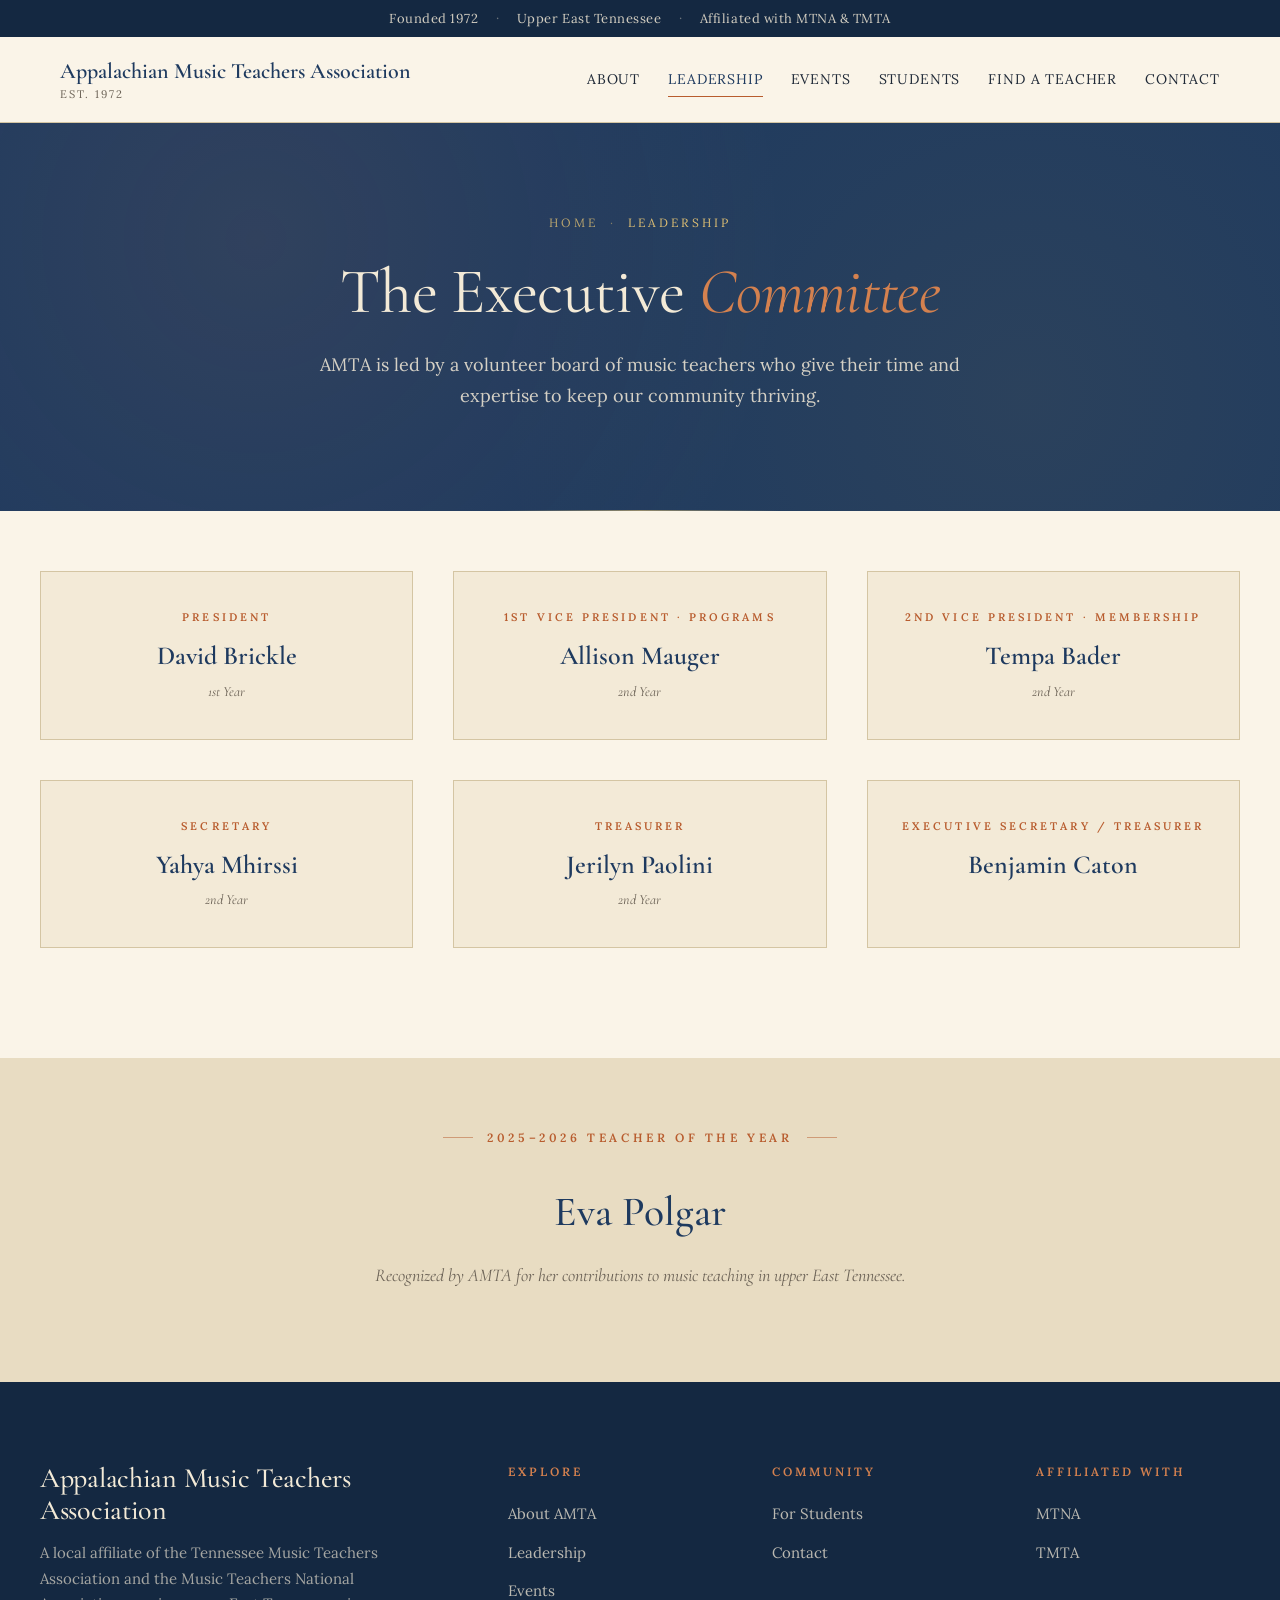
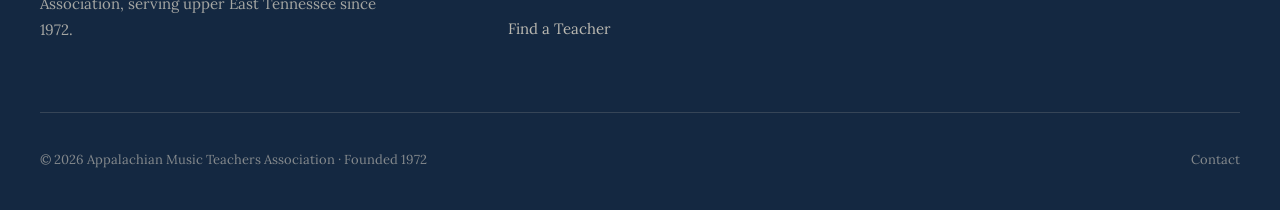
<file: executive-committee.html>
<!DOCTYPE html>
<html lang="en">
<head>
<meta charset="UTF-8">
<meta name="viewport" content="width=device-width, initial-scale=1.0">
<title>Executive Committee · Appalachian Music Teachers Association</title>
<link rel="preconnect" href="https://fonts.googleapis.com">
<link rel="preconnect" href="https://fonts.gstatic.com" crossorigin>
<link href="https://fonts.googleapis.com/css2?family=Cormorant+Garamond:ital,wght@0,400;0,500;0,600;0,700;1,400;1,500&family=Lora:ital,wght@0,400;0,500;0,600;1,400&display=swap" rel="stylesheet">
<link rel="stylesheet" href="styles.css">
<style>
.officers-intro { background: var(--paper); padding: 80px 40px 40px; text-align: center; }
.officers-intro p {
  max-width: 720px;
  margin: 0 auto;
  font-size: 17px;
  line-height: 1.75;
  color: var(--muted);
}

.officers-section { background: var(--paper); padding: 60px 40px 110px; }

.officer-grid {
  max-width: 1240px;
  margin: 0 auto;
  display: grid;
  grid-template-columns: repeat(3, 1fr);
  gap: 40px;
}

.officer-card {
  background: var(--cream);
  border: 1px solid var(--rule);
  padding: 0;
  display: flex;
  flex-direction: column;
  transition: transform 0.3s ease, box-shadow 0.3s ease;
}
.officer-card:hover {
  transform: translateY(-4px);
  box-shadow: 0 20px 40px -15px rgba(20, 40, 65, 0.20);
}

.officer-body {
  padding: 36px 28px;
  text-align: center;
}
.officer-role {
  font-family: var(--body);
  font-size: 11px;
  letter-spacing: 0.28em;
  text-transform: uppercase;
  color: var(--orange);
  margin-bottom: 14px;
  font-weight: 600;
}
.officer-name {
  font-family: var(--display);
  font-size: 26px;
  font-weight: 600;
  color: var(--navy);
  margin-bottom: 8px;
  line-height: 1.2;
}
.officer-year {
  font-family: var(--display);
  font-style: italic;
  font-size: 14px;
  color: var(--muted);
}

@media (max-width: 960px) {
  .officer-grid { grid-template-columns: repeat(2, 1fr); gap: 28px; }
  .officers-intro, .officers-section { padding: 50px 24px; }
}
@media (max-width: 600px) {
  .officer-grid { grid-template-columns: 1fr; max-width: 380px; margin: 0 auto; }
}
</style>
</head>
<body>

<div class="topbar">
  <span>Founded 1972</span>
  <span class="sep">·</span>
  <span>Upper East Tennessee</span>
  <span class="sep">·</span>
  <span>Affiliated with MTNA &amp; TMTA</span>
</div>

<header class="header">
  <div class="header-inner">
    <a href="index.html" class="brand">
      <div class="brand-text">
        <span class="full">Appalachian Music Teachers Association</span>
        <span class="sub">Est. 1972</span>
      </div>
    </a>
    <button class="menu-toggle" aria-label="Toggle menu" onclick="document.querySelector('nav.primary').classList.toggle('open')">
      <svg fill="none" stroke="currentColor" stroke-width="1.5" viewBox="0 0 24 24"><path stroke-linecap="round" d="M3.75 6.75h16.5M3.75 12h16.5m-16.5 5.25h16.5"/></svg>
    </button>
    <nav class="primary">
      <a href="about.html">About</a>
      <a href="executive-committee.html" class="active">Leadership</a>
      <a href="events.html">Events</a>
      <a href="for-students.html">Students</a>
      <a href="resources.html">Find a Teacher</a>
      <a href="contact.html">Contact</a>
    </nav>
  </div>
</header>

<section class="page-header">
  <div class="page-header-inner">
    <div class="breadcrumb">
      <a href="index.html">Home</a><span class="sep">·</span><span>Leadership</span>
    </div>
    <h1>The Executive <em>Committee</em></h1>
    <p>AMTA is led by a volunteer board of music teachers who give their time and expertise to keep our community thriving.</p>
  </div>
</section>

<section class="officers-section">
  <div class="officer-grid">

    <div class="officer-card">
      <div class="officer-body">
        <div class="officer-role">President</div>
        <div class="officer-name">David Brickle</div>
        <div class="officer-year">1st Year</div>
      </div>
    </div>

    <div class="officer-card">
      <div class="officer-body">
        <div class="officer-role">1st Vice President · Programs</div>
        <div class="officer-name">Allison Mauger</div>
        <div class="officer-year">2nd Year</div>
      </div>
    </div>

    <div class="officer-card">
      <div class="officer-body">
        <div class="officer-role">2nd Vice President · Membership</div>
        <div class="officer-name">Tempa Bader</div>
        <div class="officer-year">2nd Year</div>
      </div>
    </div>

    <div class="officer-card">
      <div class="officer-body">
        <div class="officer-role">Secretary</div>
        <div class="officer-name">Yahya Mhirssi</div>
        <div class="officer-year">2nd Year</div>
      </div>
    </div>

    <div class="officer-card">
      <div class="officer-body">
        <div class="officer-role">Treasurer</div>
        <div class="officer-name">Jerilyn Paolini</div>
        <div class="officer-year">2nd Year</div>
      </div>
    </div>

    <div class="officer-card">
      <div class="officer-body">
        <div class="officer-role">Executive Secretary / Treasurer</div>
        <div class="officer-name">Benjamin Caton</div>
        <div class="officer-year">&nbsp;</div>
      </div>
    </div>

  </div>
</section>

<section class="officers-intro" style="padding: 60px 40px 90px; background: var(--cream-warm);">
  <div style="max-width: 720px; margin: 0 auto; text-align: center;">
    <div class="section-eyebrow" style="justify-content: center;">2025–2026 Teacher of the Year</div>
    <div style="font-family: var(--display); font-size: clamp(2rem, 3.6vw, 2.6rem); color: var(--navy); font-weight: 500; margin: 12px 0 14px;">Eva Polgar</div>
    <p style="font-family: var(--display); font-style: italic; font-size: 18px; color: var(--muted);">Recognized by AMTA for her contributions to music teaching in upper East Tennessee.</p>
  </div>
</section>

<footer>
  <div class="footer-inner">
    <div class="footer-grid">
      <div class="footer-brand">
        <h4>Appalachian Music Teachers Association</h4>
        <p>A local affiliate of the Tennessee Music Teachers Association and the Music Teachers National Association, serving upper East Tennessee since 1972.</p>
      </div>
      <div class="footer-col">
        <h5>Explore</h5>
        <ul>
          <li><a href="about.html">About AMTA</a></li>
          <li><a href="executive-committee.html">Leadership</a></li>
          <li><a href="events.html">Events</a></li>
          <li><a href="resources.html">Find a Teacher</a></li>
        </ul>
      </div>
      <div class="footer-col">
        <h5>Community</h5>
        <ul>
          <li><a href="for-students.html">For Students</a></li>
          <li><a href="contact.html">Contact</a></li>
        </ul>
      </div>
      <div class="footer-col">
        <h5>Affiliated With</h5>
        <ul>
          <li><a href="https://www.mtna.org" target="_blank" rel="noopener">MTNA</a></li>
          <li><a href="https://www.tnmta.org" target="_blank" rel="noopener">TMTA</a></li>
        </ul>
      </div>
    </div>
    <div class="footer-base">
      <span>© 2026 Appalachian Music Teachers Association · Founded 1972</span>
      <div class="affiliations">
        <a href="contact.html">Contact</a>
      </div>
    </div>
  </div>
</footer>

</body>
</html>
</file>
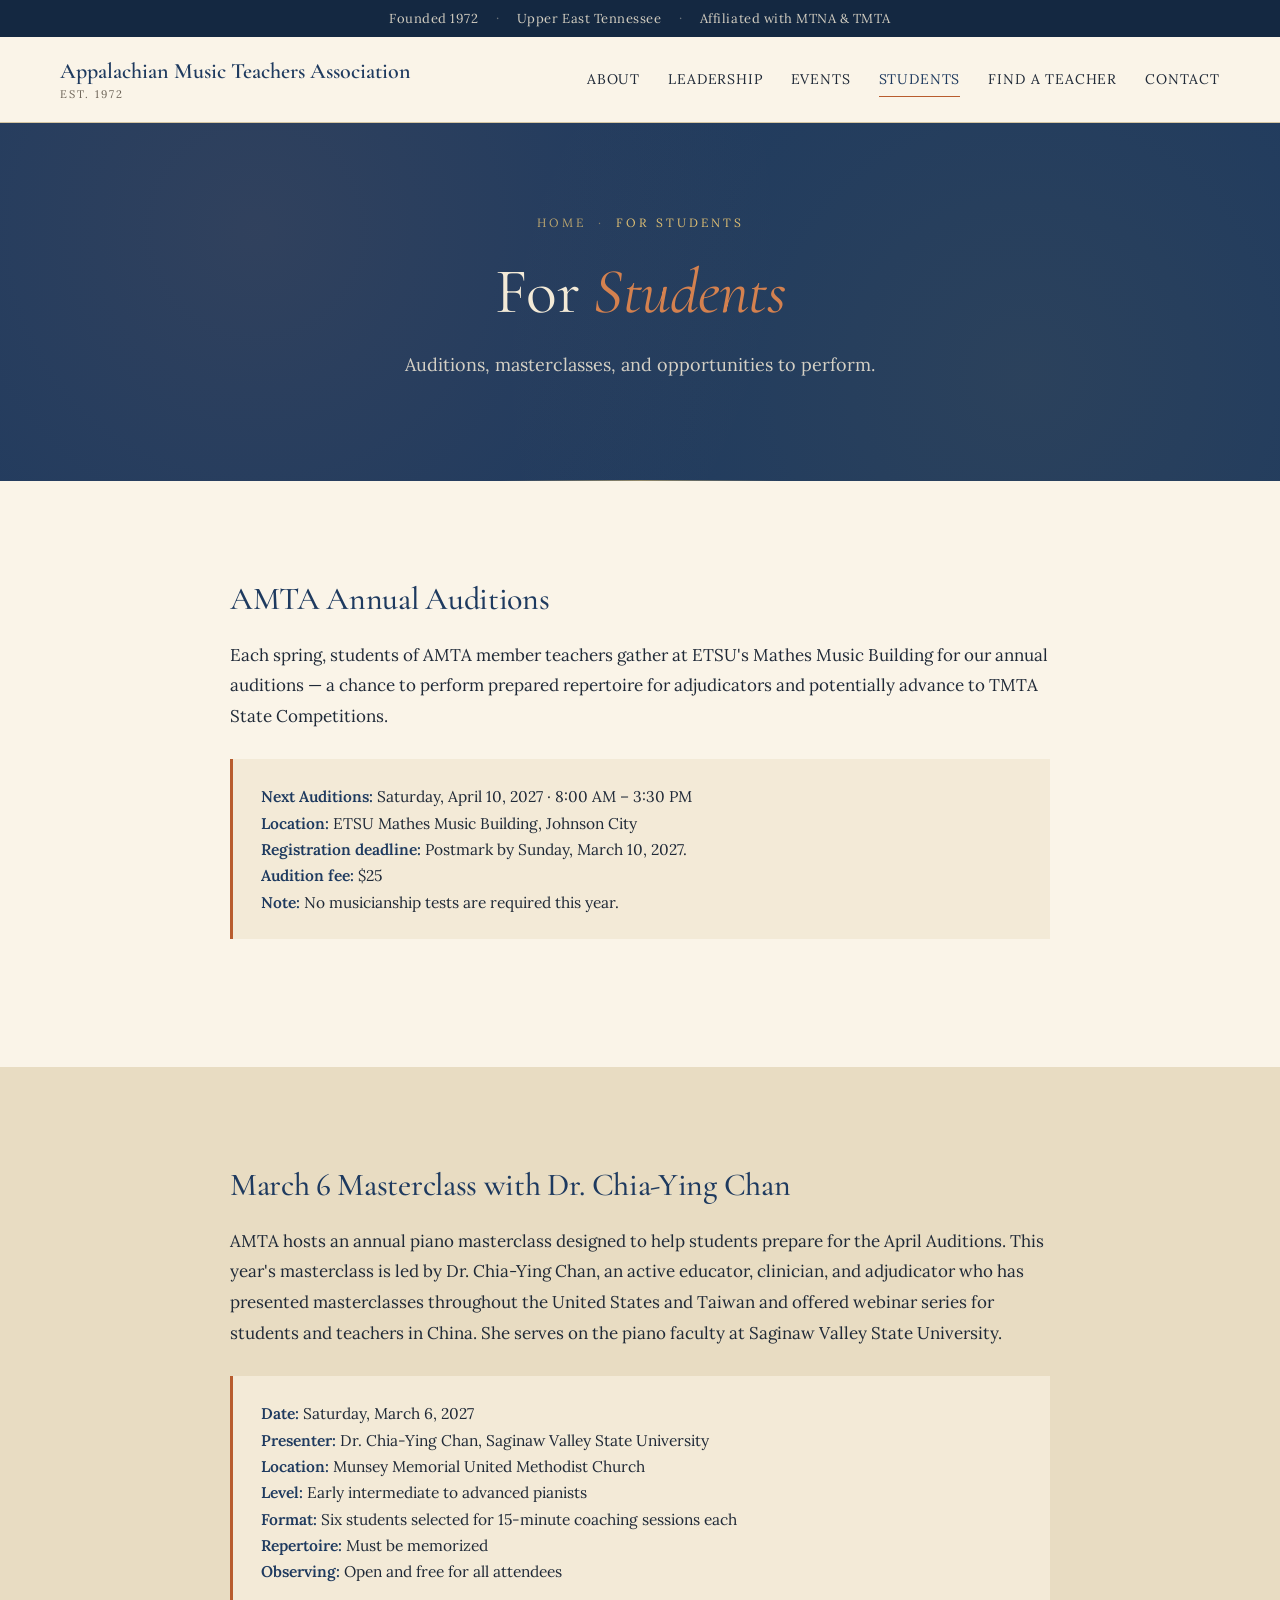
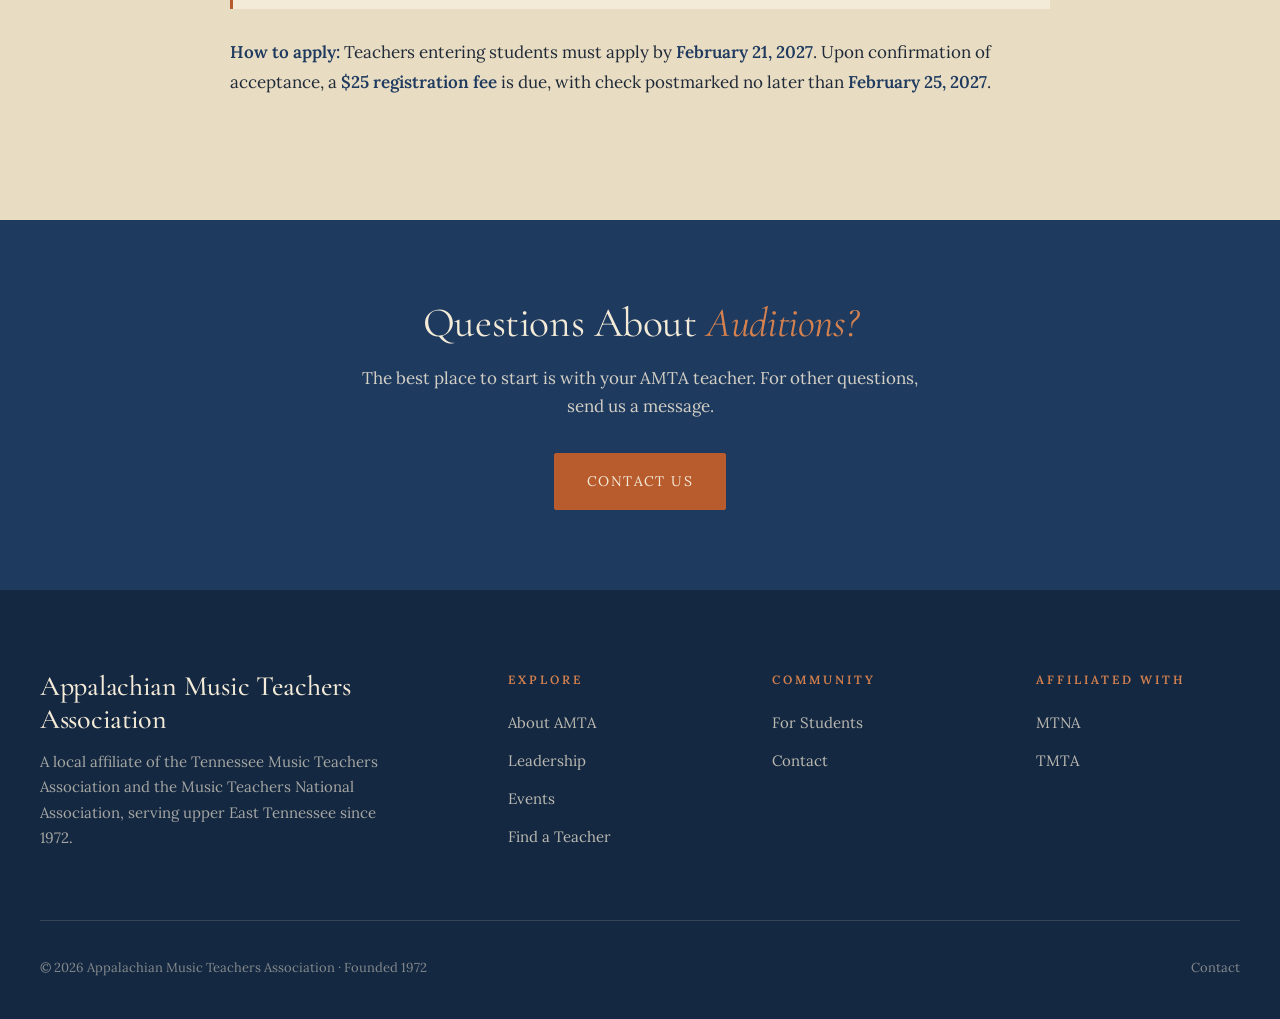
<file: for-students.html>
<!DOCTYPE html>
<html lang="en">
<head>
<meta charset="UTF-8">
<meta name="viewport" content="width=device-width, initial-scale=1.0">
<title>For Students · Appalachian Music Teachers Association</title>
<link rel="preconnect" href="https://fonts.googleapis.com">
<link rel="preconnect" href="https://fonts.gstatic.com" crossorigin>
<link href="https://fonts.googleapis.com/css2?family=Cormorant+Garamond:ital,wght@0,400;0,500;0,600;0,700;1,400;1,500&family=Lora:ital,wght@0,400;0,500;0,600;1,400&display=swap" rel="stylesheet">
<link rel="stylesheet" href="styles.css">
<style>
.content-section { background: var(--paper); padding: 100px 40px; }
.content-section.alt { background: var(--cream-warm); }
.content-narrow { max-width: 820px; margin: 0 auto; }

.cta-band {
  background: var(--navy);
  color: var(--cream);
  padding: 80px 40px;
  text-align: center;
}
.cta-band h2 {
  font-size: clamp(1.8rem, 3.4vw, 2.6rem);
  font-weight: 400;
  margin-bottom: 16px;
}
.cta-band h2 em { font-style: italic; color: var(--orange-soft); }
.cta-band p {
  color: rgba(243, 234, 215, 0.85);
  max-width: 560px;
  margin: 0 auto 32px;
  font-size: 17px;
  line-height: 1.7;
}

.fact-box {
  background: var(--cream);
  border-left: 3px solid var(--orange);
  padding: 24px 28px;
  margin: 28px 0;
  font-size: 15.5px;
  line-height: 1.7;
}
.fact-box strong { color: var(--navy); }
</style>
</head>
<body>

<div class="topbar">
  <span>Founded 1972</span>
  <span class="sep">·</span>
  <span>Upper East Tennessee</span>
  <span class="sep">·</span>
  <span>Affiliated with MTNA &amp; TMTA</span>
</div>

<header class="header">
  <div class="header-inner">
    <a href="index.html" class="brand">
      <div class="brand-text">
        <span class="full">Appalachian Music Teachers Association</span>
        <span class="sub">Est. 1972</span>
      </div>
    </a>
    <button class="menu-toggle" aria-label="Toggle menu" onclick="document.querySelector('nav.primary').classList.toggle('open')">
      <svg fill="none" stroke="currentColor" stroke-width="1.5" viewBox="0 0 24 24"><path stroke-linecap="round" d="M3.75 6.75h16.5M3.75 12h16.5m-16.5 5.25h16.5"/></svg>
    </button>
    <nav class="primary">
      <a href="about.html">About</a>
      <a href="executive-committee.html">Leadership</a>
      <a href="events.html">Events</a>
      <a href="for-students.html" class="active">Students</a>
      <a href="resources.html">Find a Teacher</a>
      <a href="contact.html">Contact</a>
    </nav>
  </div>
</header>

<section class="page-header">
  <div class="page-header-inner">
    <div class="breadcrumb">
      <a href="index.html">Home</a><span class="sep">·</span><span>For Students</span>
    </div>
    <h1>For <em>Students</em></h1>
    <p>Auditions, masterclasses, and opportunities to perform.</p>
  </div>
</section>

<section class="content-section">
  <div class="content-narrow">
    <div class="prose">
      <h2>AMTA Annual Auditions</h2>
      <p>Each spring, students of AMTA member teachers gather at ETSU's Mathes Music Building for our annual auditions — a chance to perform prepared repertoire for adjudicators and potentially advance to TMTA State Competitions.</p>

      <div class="fact-box">
        <strong>Next Auditions:</strong> Saturday, April 10, 2027 · 8:00 AM – 3:30 PM<br>
        <strong>Location:</strong> ETSU Mathes Music Building, Johnson City<br>
        <strong>Registration deadline:</strong> Postmark by Sunday, March 10, 2027.<br>
        <strong>Audition fee:</strong> $25<br>
        <strong>Note:</strong> No musicianship tests are required this year.
      </div>

    </div>
  </div>
</section>

<section class="content-section alt">
  <div class="content-narrow">
    <div class="prose">
      <h2>March 6 Masterclass with Dr. Chia-Ying Chan</h2>
      <p>AMTA hosts an annual piano masterclass designed to help students prepare for the April Auditions. This year's masterclass is led by Dr. Chia-Ying Chan, an active educator, clinician, and adjudicator who has presented masterclasses throughout the United States and Taiwan and offered webinar series for students and teachers in China. She serves on the piano faculty at Saginaw Valley State University.</p>

      <div class="fact-box">
        <strong>Date:</strong> Saturday, March 6, 2027<br>
        <strong>Presenter:</strong> Dr. Chia-Ying Chan, Saginaw Valley State University<br>
        <strong>Location:</strong> Munsey Memorial United Methodist Church<br>
        <strong>Level:</strong> Early intermediate to advanced pianists<br>
        <strong>Format:</strong> Six students selected for 15-minute coaching sessions each<br>
        <strong>Repertoire:</strong> Must be memorized<br>
        <strong>Observing:</strong> Open and free for all attendees
      </div>

      <p><strong>How to apply:</strong> Teachers entering students must apply by <strong>February 21, 2027</strong>. Upon confirmation of acceptance, a <strong>$25 registration fee</strong> is due, with check postmarked no later than <strong>February 25, 2027</strong>.</p>
    </div>
  </div>
</section>

<section class="cta-band">
  <h2>Questions About <em>Auditions?</em></h2>
  <p>The best place to start is with your AMTA teacher. For other questions, send us a message.</p>
  <a href="contact.html" class="btn btn-primary">Contact Us</a>
</section>

<footer>
  <div class="footer-inner">
    <div class="footer-grid">
      <div class="footer-brand">
        <h4>Appalachian Music Teachers Association</h4>
        <p>A local affiliate of the Tennessee Music Teachers Association and the Music Teachers National Association, serving upper East Tennessee since 1972.</p>
      </div>
      <div class="footer-col">
        <h5>Explore</h5>
        <ul>
          <li><a href="about.html">About AMTA</a></li>
          <li><a href="executive-committee.html">Leadership</a></li>
          <li><a href="events.html">Events</a></li>
          <li><a href="resources.html">Find a Teacher</a></li>
        </ul>
      </div>
      <div class="footer-col">
        <h5>Community</h5>
        <ul>
          <li><a href="for-students.html">For Students</a></li>
          <li><a href="contact.html">Contact</a></li>
        </ul>
      </div>
      <div class="footer-col">
        <h5>Affiliated With</h5>
        <ul>
          <li><a href="https://www.mtna.org" target="_blank" rel="noopener">MTNA</a></li>
          <li><a href="https://www.tnmta.org" target="_blank" rel="noopener">TMTA</a></li>
        </ul>
      </div>
    </div>
    <div class="footer-base">
      <span>© 2026 Appalachian Music Teachers Association · Founded 1972</span>
      <div class="affiliations">
        <a href="contact.html">Contact</a>
      </div>
    </div>
  </div>
</footer>

</body>
</html>
</file>
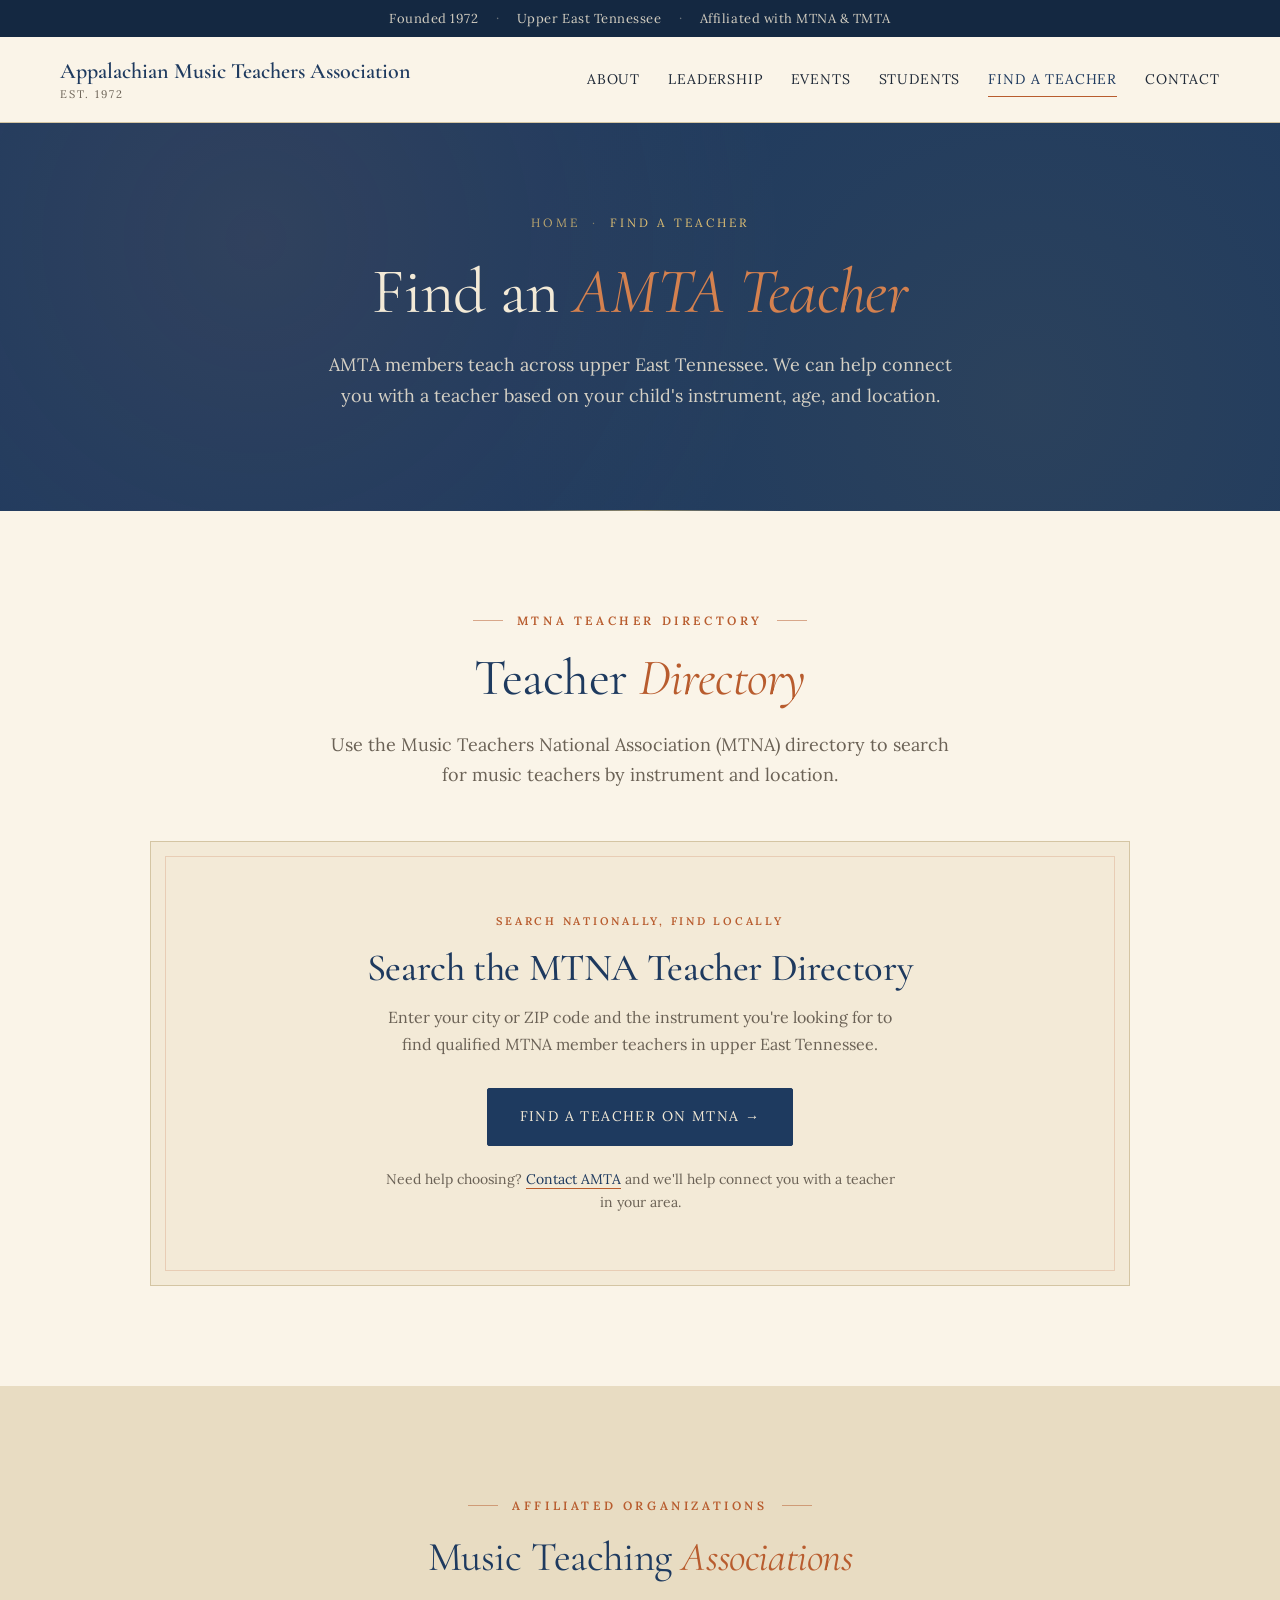
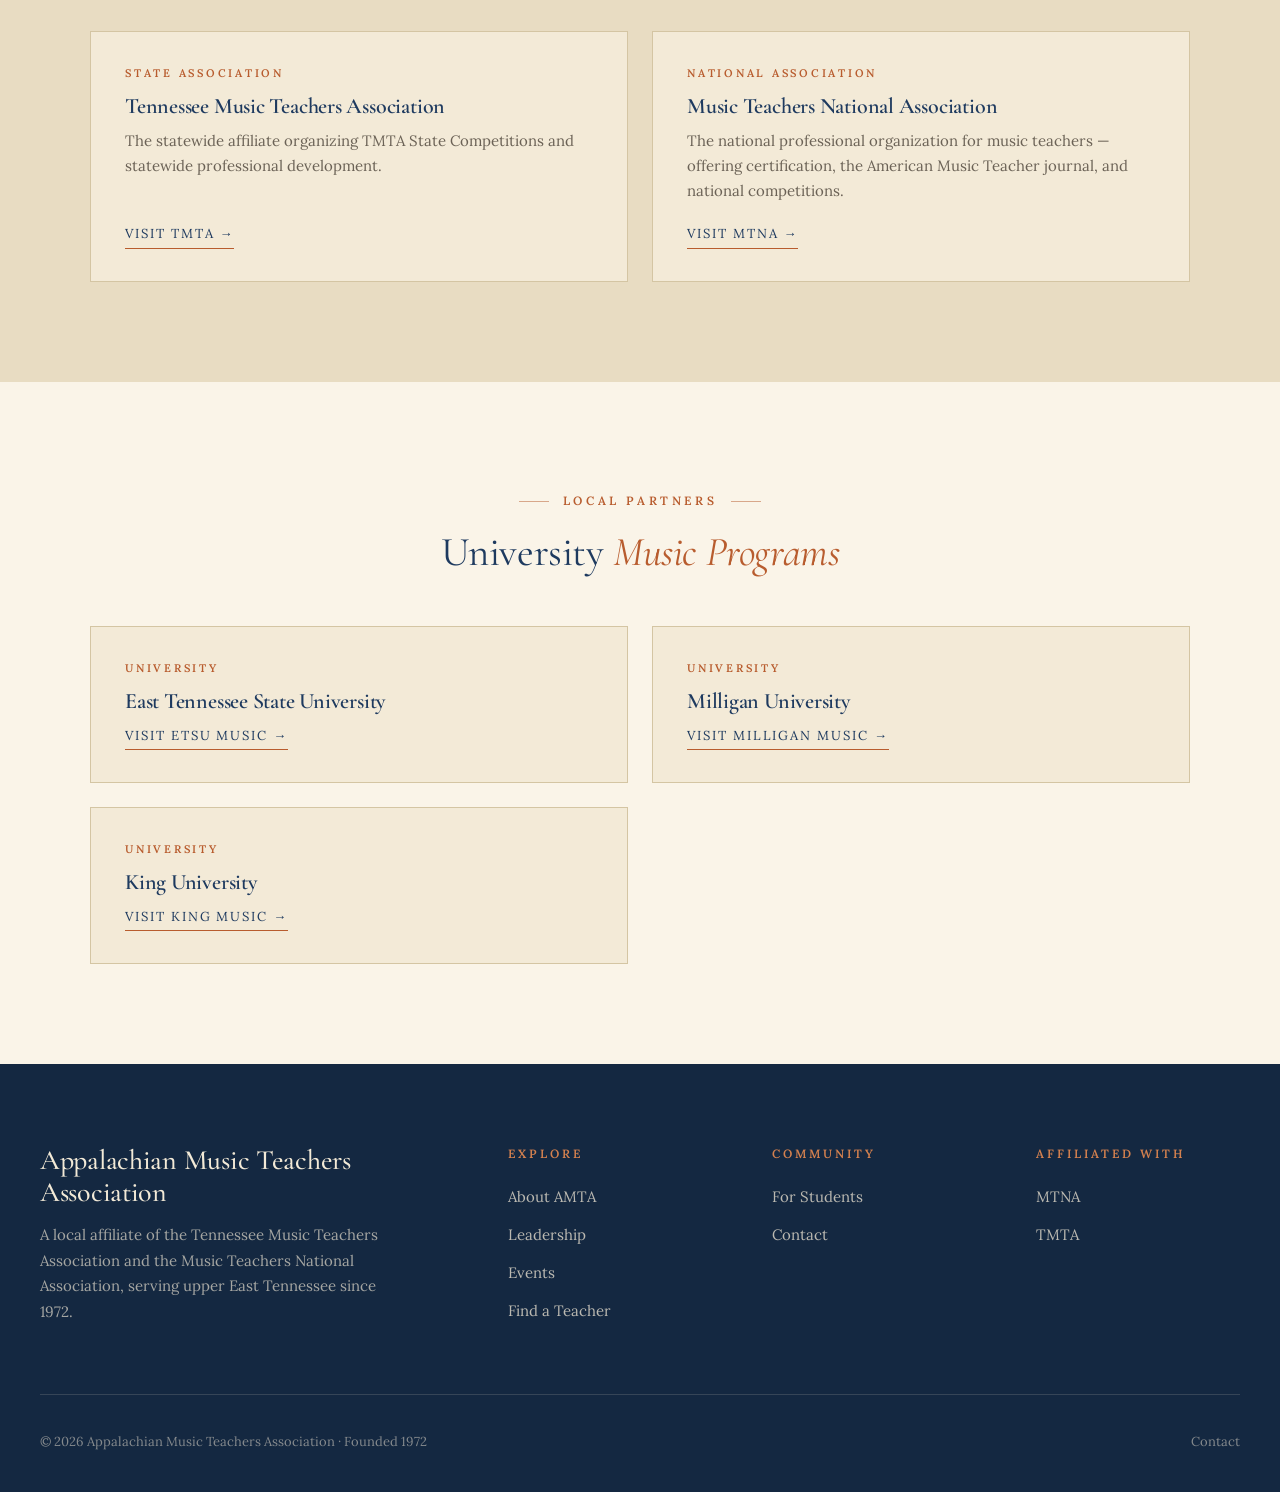
<file: resources.html>
<!DOCTYPE html>
<html lang="en">
<head>
<meta charset="UTF-8">
<meta name="viewport" content="width=device-width, initial-scale=1.0">
<title>Find a Teacher · Appalachian Music Teachers Association</title>
<link rel="preconnect" href="https://fonts.googleapis.com">
<link rel="preconnect" href="https://fonts.gstatic.com" crossorigin>
<link href="https://fonts.googleapis.com/css2?family=Cormorant+Garamond:ital,wght@0,400;0,500;0,600;0,700;1,400;1,500&family=Lora:ital,wght@0,400;0,500;0,600;1,400&display=swap" rel="stylesheet">
<link rel="stylesheet" href="styles.css">
<style>
/* Find a Teacher hero section */
.find-teacher {
  background: var(--paper);
  padding: 90px 40px 100px;
}
.find-inner { max-width: 980px; margin: 0 auto; }

.find-head { text-align: center; margin-bottom: 50px; }
.find-head .section-eyebrow { justify-content: center; }
.find-head h2 {
  font-size: clamp(2.2rem, 4vw, 3.2rem);
  color: var(--navy);
  font-weight: 400;
  margin-bottom: 22px;
}
.find-head h2 em { font-style: italic; color: var(--orange); }
.find-head p {
  font-size: 18px;
  color: var(--muted);
  max-width: 620px;
  margin: 0 auto;
  line-height: 1.7;
}

/* Coming soon */
.coming-soon {
  background: var(--cream);
  border: 1px solid var(--rule);
  padding: 70px 48px;
  text-align: center;
  position: relative;
}
.coming-soon::before {
  content: '';
  position: absolute;
  top: 14px; left: 14px; right: 14px; bottom: 14px;
  border: 1px solid var(--orange);
  opacity: 0.20;
  pointer-events: none;
}
.coming-soon .tag {
  font-family: var(--body);
  font-size: 11px;
  letter-spacing: 0.25em;
  text-transform: uppercase;
  color: var(--orange);
  font-weight: 600;
  margin-bottom: 16px;
  position: relative;
  z-index: 1;
}
.coming-soon h3 {
  font-family: var(--display);
  font-size: clamp(1.8rem, 3vw, 2.4rem);
  color: var(--navy);
  font-weight: 500;
  margin-bottom: 14px;
  position: relative;
  z-index: 1;
}
.coming-soon p {
  font-size: 16px;
  line-height: 1.7;
  color: var(--muted);
  max-width: 520px;
  margin: 0 auto;
  position: relative;
  z-index: 1;
}
.coming-soon a:not(.btn) {
  color: var(--navy);
  border-bottom: 1px solid var(--orange);
}
.coming-soon a:not(.btn):hover { color: var(--orange); }
.coming-soon .directory-cta {
  margin-top: 30px;
  position: relative;
  z-index: 1;
}
.coming-soon .directory-note {
  margin-top: 22px;
  font-size: 14px;
}

@media (max-width: 760px) {
  .coming-soon { padding: 50px 24px; }
}

/* Affiliations grid */
.resources-section { background: var(--cream-warm); padding: 100px 40px; }
.resources-section.alt { background: var(--paper); }

.resources-head { max-width: 920px; margin: 0 auto 50px; text-align: center; }
.resources-head .section-eyebrow { justify-content: center; }
.resources-head h2 {
  font-size: clamp(1.8rem, 3.2vw, 2.6rem);
  color: var(--navy);
  font-weight: 400;
  margin-bottom: 14px;
}
.resources-head h2 em { font-style: italic; color: var(--orange); }
.resources-head p {
  color: var(--muted);
  font-size: 17px;
  line-height: 1.7;
  max-width: 620px;
  margin: 0 auto;
}

.resource-grid {
  max-width: 1100px;
  margin: 0 auto;
  display: grid;
  grid-template-columns: repeat(2, 1fr);
  gap: 24px;
}
.resource-card {
  background: var(--cream);
  border: 1px solid var(--rule);
  padding: 32px 34px;
  display: flex;
  flex-direction: column;
  transition: border-color 0.3s ease, transform 0.3s ease;
}
.resource-card:hover { border-color: var(--orange); transform: translateY(-2px); }
.resource-card .tag {
  font-family: var(--body);
  font-size: 11px;
  letter-spacing: 0.25em;
  text-transform: uppercase;
  color: var(--orange);
  margin-bottom: 12px;
  font-weight: 600;
}
.resource-card h4 { font-size: 22px; color: var(--navy); margin-bottom: 10px; font-weight: 600; }
.resource-card p { font-size: 15px; line-height: 1.65; color: var(--muted); flex: 1; margin-bottom: 20px; }
.resource-card a.resource-link {
  font-family: var(--body);
  font-size: 13px;
  letter-spacing: 0.15em;
  text-transform: uppercase;
  color: var(--navy);
  border-bottom: 1px solid var(--orange);
  padding-bottom: 3px;
  align-self: flex-start;
}
.resource-card a.resource-link:hover { color: var(--orange); }

@media (max-width: 760px) {
  .resource-grid { grid-template-columns: 1fr; }
  .resources-section, .find-teacher { padding: 70px 24px; }
}
</style>
</head>
<body>

<div class="topbar">
  <span>Founded 1972</span>
  <span class="sep">·</span>
  <span>Upper East Tennessee</span>
  <span class="sep">·</span>
  <span>Affiliated with MTNA &amp; TMTA</span>
</div>

<header class="header">
  <div class="header-inner">
    <a href="index.html" class="brand">
      <div class="brand-text">
        <span class="full">Appalachian Music Teachers Association</span>
        <span class="sub">Est. 1972</span>
      </div>
    </a>
    <button class="menu-toggle" aria-label="Toggle menu" onclick="document.querySelector('nav.primary').classList.toggle('open')">
      <svg fill="none" stroke="currentColor" stroke-width="1.5" viewBox="0 0 24 24"><path stroke-linecap="round" d="M3.75 6.75h16.5M3.75 12h16.5m-16.5 5.25h16.5"/></svg>
    </button>
    <nav class="primary">
      <a href="about.html">About</a>
      <a href="executive-committee.html">Leadership</a>
      <a href="events.html">Events</a>
      <a href="for-students.html">Students</a>
      <a href="resources.html" class="active">Find a Teacher</a>
      <a href="contact.html">Contact</a>
    </nav>
  </div>
</header>

<section class="page-header">
  <div class="page-header-inner">
    <div class="breadcrumb">
      <a href="index.html">Home</a><span class="sep">·</span><span>Find a Teacher</span>
    </div>
    <h1>Find an <em>AMTA Teacher</em></h1>
    <p>AMTA members teach across upper East Tennessee. We can help connect you with a teacher based on your child's instrument, age, and location.</p>
  </div>
</section>

<section class="find-teacher">
  <div class="find-inner">
    <div class="find-head">
      <div class="section-eyebrow">MTNA Teacher Directory</div>
      <h2>Teacher <em>Directory</em></h2>
      <p>Use the Music Teachers National Association (MTNA) directory to search for music teachers by instrument and location.</p>
    </div>

    <div class="coming-soon">
      <div class="tag">Search Nationally, Find Locally</div>
      <h3>Search the MTNA Teacher Directory</h3>
      <p>Enter your city or ZIP code and the instrument you're looking for to find qualified MTNA member teachers in upper East Tennessee.</p>
      <div class="directory-cta">
        <a href="https://www.mtna.org/cgi/page.cgi/Find-a-Teacher.html" target="_blank" rel="noopener" class="btn btn-dark">Find a Teacher on MTNA →</a>
      </div>
      <p class="directory-note">Need help choosing? <a href="contact.html">Contact AMTA</a> and we'll help connect you with a teacher in your area.</p>
    </div>
  </div>
</section>

<section class="resources-section">
  <div class="resources-head">
    <div class="section-eyebrow">Affiliated Organizations</div>
    <h2>Music Teaching <em>Associations</em></h2>
  </div>
  <div class="resource-grid">

    <div class="resource-card">
      <div class="tag">State Association</div>
      <h4>Tennessee Music Teachers Association</h4>
      <p>The statewide affiliate organizing TMTA State Competitions and statewide professional development.</p>
      <a href="https://www.tnmta.org" target="_blank" rel="noopener" class="resource-link">Visit TMTA →</a>
    </div>

    <div class="resource-card">
      <div class="tag">National Association</div>
      <h4>Music Teachers National Association</h4>
      <p>The national professional organization for music teachers — offering certification, the American Music Teacher journal, and national competitions.</p>
      <a href="https://www.mtna.org" target="_blank" rel="noopener" class="resource-link">Visit MTNA →</a>
    </div>

  </div>
</section>

<section class="resources-section alt">
  <div class="resources-head">
    <div class="section-eyebrow">Local Partners</div>
    <h2>University <em>Music Programs</em></h2>
  </div>
  <div class="resource-grid">

    <div class="resource-card">
      <div class="tag">University</div>
      <h4>East Tennessee State University</h4>
      <a href="https://www.etsu.edu/music" target="_blank" rel="noopener" class="resource-link">Visit ETSU Music →</a>
    </div>

    <div class="resource-card">
      <div class="tag">University</div>
      <h4>Milligan University</h4>
      <a href="https://www.milligan.edu/music" target="_blank" rel="noopener" class="resource-link">Visit Milligan Music →</a>
    </div>

    <div class="resource-card">
      <div class="tag">University</div>
      <h4>King University</h4>
      <a href="https://www.king.edu/music" target="_blank" rel="noopener" class="resource-link">Visit King Music →</a>
    </div>
    </div>

</section>

<footer>
  <div class="footer-inner">
    <div class="footer-grid">
      <div class="footer-brand">
        <h4>Appalachian Music Teachers Association</h4>
        <p>A local affiliate of the Tennessee Music Teachers Association and the Music Teachers National Association, serving upper East Tennessee since 1972.</p>
      </div>
      <div class="footer-col">
        <h5>Explore</h5>
        <ul>
          <li><a href="about.html">About AMTA</a></li>
          <li><a href="executive-committee.html">Leadership</a></li>
          <li><a href="events.html">Events</a></li>
          <li><a href="resources.html">Find a Teacher</a></li>
        </ul>
      </div>
      <div class="footer-col">
        <h5>Community</h5>
        <ul>
          <li><a href="for-students.html">For Students</a></li>
          <li><a href="contact.html">Contact</a></li>
        </ul>
      </div>
      <div class="footer-col">
        <h5>Affiliated With</h5>
        <ul>
          <li><a href="https://www.mtna.org" target="_blank" rel="noopener">MTNA</a></li>
          <li><a href="https://www.tnmta.org" target="_blank" rel="noopener">TMTA</a></li>
        </ul>
      </div>
    </div>
    <div class="footer-base">
      <span>© 2026 Appalachian Music Teachers Association · Founded 1972</span>
      <div class="affiliations">
        <a href="contact.html">Contact</a>
      </div>
    </div>
  </div>
</footer>

</body>
</html>
</file>
<file: styles.css>
/* ═══════════════════════════════════════════════════════════
   AMTA — Shared Styles
   Navy + Burnt Orange + Cream
   ═══════════════════════════════════════════════════════════ */

:root {
  /* Core palette — navy dominant */
  --navy: #1e3a5f;
  --navy-deep: #142841;
  --navy-soft: #2c5380;
  --navy-mist: #4a6b8e;

  /* Warm accents */
  --orange: #b85c2e;
  --orange-soft: #d4814f;
  --goldenrod: #c89a3a;
  --goldenrod-soft: #dfbf73;

  /* Neutrals */
  --cream: #f3ead7;
  --cream-warm: #e8dcc2;
  --paper: #faf4e8;
  --ink: #1f2937;
  --muted: #6b6256;
  --rule: #d4c5a3;

  --display: 'Cormorant Garamond', Georgia, serif;
  --body: 'Lora', Georgia, serif;
}

* { margin: 0; padding: 0; box-sizing: border-box; }
html { scroll-behavior: smooth; }
body {
  font-family: var(--body);
  font-size: 17px;
  line-height: 1.65;
  color: var(--ink);
  background: var(--paper);
  -webkit-font-smoothing: antialiased;
  -moz-osx-font-smoothing: grayscale;
}
h1, h2, h3, h4 {
  font-family: var(--display);
  font-weight: 500;
  letter-spacing: -0.01em;
  line-height: 1.15;
}
a { color: inherit; text-decoration: none; }
img { max-width: 100%; display: block; }

/* Placeholder marker — visually obvious so you know what to fill in */
.placeholder {
  background: rgba(184, 92, 46, 0.10);
  border: 1px dashed rgba(184, 92, 46, 0.50);
  padding: 2px 8px;
  border-radius: 2px;
  font-family: var(--body);
  font-style: italic;
  color: var(--orange);
  font-size: 0.92em;
}
.placeholder-block {
  background: rgba(184, 92, 46, 0.08);
  border: 1px dashed rgba(184, 92, 46, 0.45);
  padding: 18px 22px;
  border-radius: 2px;
  font-style: italic;
  color: var(--orange);
  font-size: 0.95em;
  margin: 16px 0;
}

/* Top bar */
.topbar {
  background: var(--navy-deep);
  color: var(--cream);
  font-family: var(--body);
  font-size: 13px;
  letter-spacing: 0.04em;
  padding: 8px 0;
  text-align: center;
}
.topbar span { opacity: 0.85; }
.topbar .sep { margin: 0 14px; opacity: 0.4; }

/* Header */
.header {
  background: var(--paper);
  border-bottom: 1px solid var(--rule);
  position: sticky;
  top: 0;
  z-index: 100;
}
.header-inner {
  max-width: 1240px;
  margin: 0 auto;
  padding: 22px 40px;
  display: flex;
  align-items: center;
  justify-content: space-between;
  gap: 40px;
}
.brand { display: flex; align-items: center; gap: 16px; flex-shrink: 0; }
.brand-text { display: flex; flex-direction: column; line-height: 1.1; }
.brand-text .full {
  font-family: var(--display);
  font-size: 22px;
  font-weight: 600;
  color: var(--navy);
}
.brand-text .sub {
  font-family: var(--body);
  font-size: 11px;
  letter-spacing: 0.18em;
  text-transform: uppercase;
  color: var(--muted);
  margin-top: 4px;
}

nav.primary { display: flex; gap: 28px; align-items: center; }
nav.primary a {
  font-family: var(--body);
  font-size: 14px;
  letter-spacing: 0.06em;
  text-transform: uppercase;
  color: var(--ink);
  position: relative;
  padding: 4px 0;
  transition: color 0.2s ease;
}
nav.primary a::after {
  content: '';
  position: absolute;
  bottom: -2px;
  left: 0;
  right: 0;
  height: 1px;
  background: var(--orange);
  transform: scaleX(0);
  transition: transform 0.3s ease;
  transform-origin: center;
}
nav.primary a:hover { color: var(--navy); }
nav.primary a:hover::after { transform: scaleX(1); }
nav.primary a.active { color: var(--navy); }
nav.primary a.active::after { transform: scaleX(1); }

.menu-toggle {
  display: none;
  background: none;
  border: none;
  cursor: pointer;
  padding: 8px;
  color: var(--navy);
}
.menu-toggle svg { width: 26px; height: 26px; }

/* Buttons */
.btn {
  display: inline-block;
  padding: 16px 32px;
  font-family: var(--body);
  font-size: 14px;
  letter-spacing: 0.1em;
  text-transform: uppercase;
  border: 1px solid transparent;
  cursor: pointer;
  transition: all 0.25s ease;
  border-radius: 2px;
  text-align: center;
}
.btn-primary {
  background: var(--orange);
  color: var(--cream);
  border-color: var(--orange);
}
.btn-primary:hover { background: var(--orange-soft); border-color: var(--orange-soft); }
.btn-dark {
  background: var(--navy);
  color: var(--cream);
  border-color: var(--navy);
}
.btn-dark:hover { background: var(--navy-soft); border-color: var(--navy-soft); }
.btn-ghost {
  background: transparent;
  color: var(--cream);
  border-color: rgba(243, 234, 215, 0.4);
}
.btn-ghost:hover { border-color: var(--cream); background: rgba(243, 234, 215, 0.05); }
.btn-outline {
  background: transparent;
  color: var(--navy);
  border-color: var(--navy);
}
.btn-outline:hover { background: var(--navy); color: var(--cream); }

/* Sections */
section { padding: 110px 40px; }
.container { max-width: 1240px; margin: 0 auto; }
.container-narrow { max-width: 920px; margin: 0 auto; }

.section-head { text-align: center; margin-bottom: 70px; }
.section-eyebrow {
  font-family: var(--body);
  font-size: 12px;
  letter-spacing: 0.3em;
  text-transform: uppercase;
  color: var(--orange);
  margin-bottom: 18px;
  display: inline-flex;
  align-items: center;
  gap: 14px;
  font-weight: 600;
}
.section-eyebrow::before, .section-eyebrow::after {
  content: '';
  width: 30px;
  height: 1px;
  background: var(--orange);
  opacity: 0.5;
}
.section-head h2 {
  font-size: clamp(2.2rem, 4vw, 3.4rem);
  color: var(--navy);
  font-weight: 400;
  margin-bottom: 18px;
}
.section-head h2 em { font-style: italic; color: var(--orange); }
.section-head p {
  font-size: 18px;
  color: var(--muted);
  max-width: 620px;
  margin: 0 auto;
  line-height: 1.7;
}

/* Page Header */
.page-header {
  background: var(--navy);
  color: var(--cream);
  padding: 90px 40px 100px;
  text-align: center;
  position: relative;
  overflow: hidden;
}
.page-header::before {
  content: '';
  position: absolute;
  inset: 0;
  background-image:
    radial-gradient(circle at 20% 30%, rgba(212, 129, 79, 0.10) 0%, transparent 50%),
    radial-gradient(circle at 80% 70%, rgba(200, 154, 58, 0.08) 0%, transparent 50%);
  pointer-events: none;
}
.page-header::after {
  content: '';
  position: absolute;
  bottom: 0;
  left: 50%;
  transform: translateX(-50%);
  width: 280px;
  height: 1px;
  background: linear-gradient(to right, transparent, var(--goldenrod-soft), transparent);
  opacity: 0.6;
}
.page-header-inner { max-width: 900px; margin: 0 auto; position: relative; z-index: 1; }
.page-header .breadcrumb {
  font-family: var(--body);
  font-size: 12px;
  letter-spacing: 0.25em;
  text-transform: uppercase;
  color: var(--goldenrod-soft);
  margin-bottom: 22px;
}
.page-header .breadcrumb a { opacity: 0.8; }
.page-header .breadcrumb a:hover { opacity: 1; }
.page-header .breadcrumb .sep { margin: 0 12px; opacity: 0.5; }
.page-header h1 {
  font-size: clamp(2.4rem, 5vw, 4rem);
  font-weight: 400;
  margin-bottom: 22px;
}
.page-header h1 em { font-style: italic; color: var(--orange-soft); }
.page-header p {
  font-size: 18px;
  line-height: 1.7;
  color: rgba(243, 234, 215, 0.85);
  max-width: 640px;
  margin: 0 auto;
}

/* Prose */
.prose { font-size: 17px; line-height: 1.8; color: var(--ink); }
.prose p { margin-bottom: 22px; }
.prose h2 {
  font-size: 32px;
  color: var(--navy);
  font-weight: 500;
  margin: 56px 0 22px;
}
.prose h2:first-child { margin-top: 0; }
.prose h3 {
  font-size: 24px;
  color: var(--navy);
  font-weight: 600;
  margin: 40px 0 16px;
}
.prose ul, .prose ol { margin: 0 0 22px 24px; }
.prose li { margin-bottom: 10px; }
.prose a {
  color: var(--navy);
  border-bottom: 1px solid var(--orange);
  transition: color 0.2s ease;
}
.prose a:hover { color: var(--orange); }
.prose strong { color: var(--navy); font-weight: 600; }

/* Footer */
footer {
  background: var(--navy-deep);
  color: var(--cream);
  padding: 80px 40px 40px;
}
.footer-inner { max-width: 1240px; margin: 0 auto; }
.footer-grid {
  display: grid;
  grid-template-columns: 2fr 1fr 1fr 1fr;
  gap: 60px;
  padding-bottom: 60px;
  border-bottom: 1px solid rgba(243, 234, 215, 0.15);
}
.footer-brand h4 {
  font-family: var(--display);
  font-size: 28px;
  font-weight: 500;
  margin-bottom: 14px;
}
.footer-brand p {
  font-size: 15px;
  line-height: 1.7;
  color: rgba(243, 234, 215, 0.65);
  max-width: 360px;
}
.footer-col h5 {
  font-family: var(--body);
  font-size: 12px;
  letter-spacing: 0.25em;
  text-transform: uppercase;
  color: var(--orange-soft);
  margin-bottom: 18px;
  font-weight: 600;
}
.footer-col ul { list-style: none; }
.footer-col li { margin-bottom: 10px; }
.footer-col a {
  font-size: 15px;
  color: rgba(243, 234, 215, 0.75);
  transition: color 0.2s ease;
}
.footer-col a:hover { color: var(--orange-soft); }

.footer-base {
  padding-top: 36px;
  display: flex;
  justify-content: space-between;
  align-items: center;
  font-size: 13px;
  color: rgba(243, 234, 215, 0.5);
  flex-wrap: wrap;
  gap: 16px;
}
.footer-base .affiliations { display: flex; gap: 22px; }

/* Responsive */
@media (max-width: 960px) {
  .header-inner { padding: 18px 24px; gap: 16px; }
  nav.primary {
    display: none;
    position: absolute;
    top: 100%;
    left: 0;
    right: 0;
    background: var(--paper);
    flex-direction: column;
    gap: 0;
    border-bottom: 1px solid var(--rule);
    padding: 12px 24px 24px;
  }
  nav.primary.open { display: flex; }
  nav.primary a {
    padding: 14px 0;
    border-bottom: 1px solid var(--rule);
    width: 100%;
  }
  nav.primary a:last-child { border-bottom: none; }
  .menu-toggle { display: block; }
  section { padding: 70px 24px; }
  .section-head { margin-bottom: 50px; }
  .page-header { padding: 60px 24px 70px; }
  .footer-grid { grid-template-columns: 1fr 1fr; gap: 40px 24px; }
  .footer-base { flex-direction: column; text-align: center; }
}
@media (max-width: 540px) {
  .topbar { font-size: 11px; padding: 6px 12px; }
  .topbar .sep { margin: 0 8px; }
  .footer-grid { grid-template-columns: 1fr; }
}

/* Animations */
@keyframes fadeUp {
  from { opacity: 0; transform: translateY(24px); }
  to { opacity: 1; transform: translateY(0); }
}
.anim-1 { animation: fadeUp 0.7s ease 0.1s both; }
.anim-2 { animation: fadeUp 0.7s ease 0.25s both; }
.anim-3 { animation: fadeUp 0.7s ease 0.4s both; }
.anim-4 { animation: fadeUp 0.7s ease 0.55s both; }
.anim-5 { animation: fadeUp 0.8s ease 0.7s both; }
</file>
